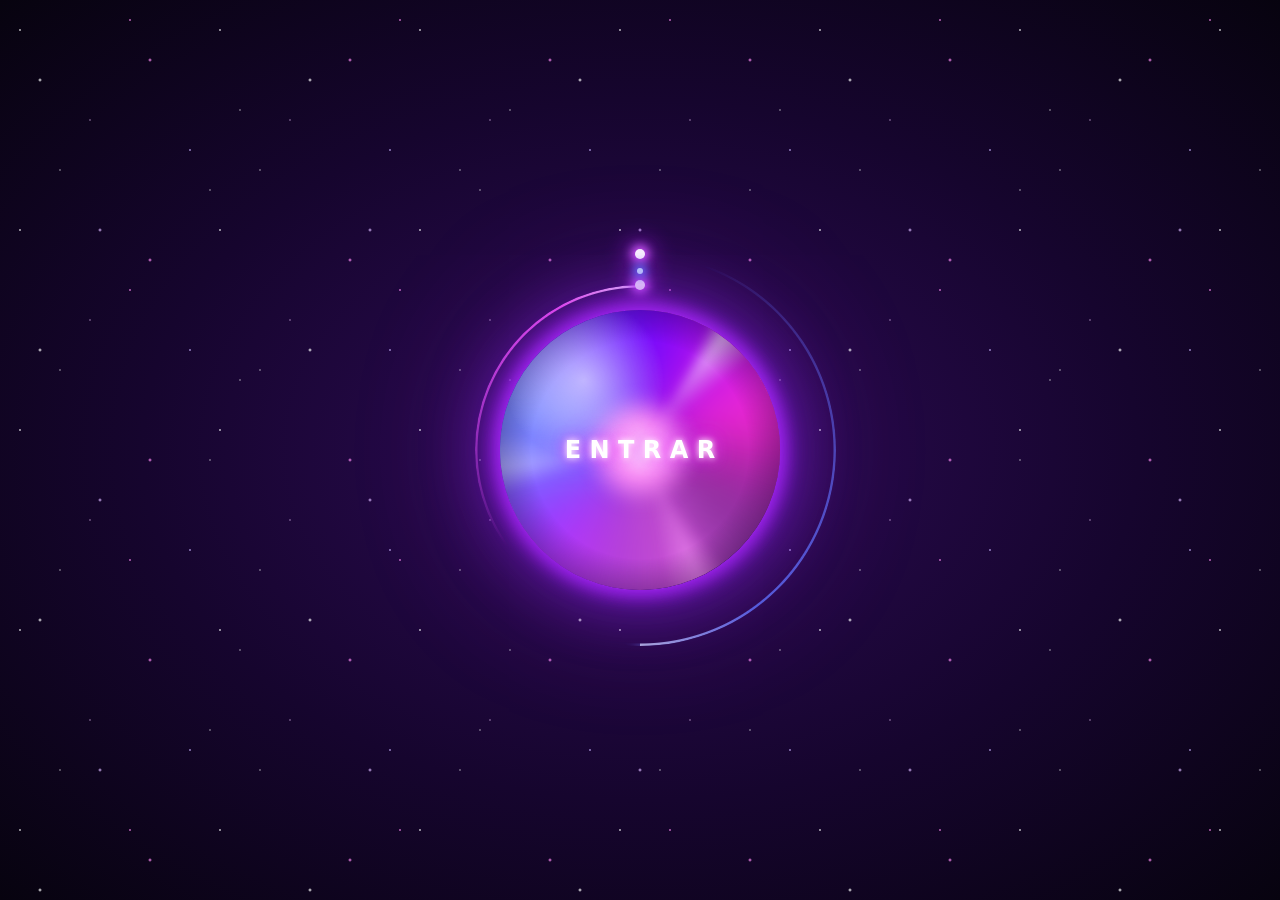
<file: index.html>
<!DOCTYPE html>
<html lang="pt-BR">
<head>
<meta charset="UTF-8">
<meta name="viewport" content="width=device-width, initial-scale=1, viewport-fit=cover">
<title>Entrar</title>
<link rel="stylesheet" href="Projeto/FRONTEND/HTML/FRONTEND/CSS/esfera.css">
</head>
<body>

  <a class="link" id="link" href="home.html" aria-label="Entrar no site">

    <div class="orbe" id="orbe">

      <div class="onda"></div>
      <div class="onda atraso"></div>

      <div class="anel anel1"></div>
      <div class="anel anel2"></div>

      <div class="orbita o1"></div>
      <div class="orbita o2"></div>
      <div class="orbita o3"></div>

      <div class="esfera">
        <div class="plasma"></div>
        <div class="nucleo"></div>
        <div class="reflexo"></div>
      </div>

      <span class="entrar">ENTRAR</span>

    </div>
  </a>

<script src="Projeto/FRONTEND/HTML/FRONTEND/JS/esfera.js"></script>

</body>
</html>
</file>
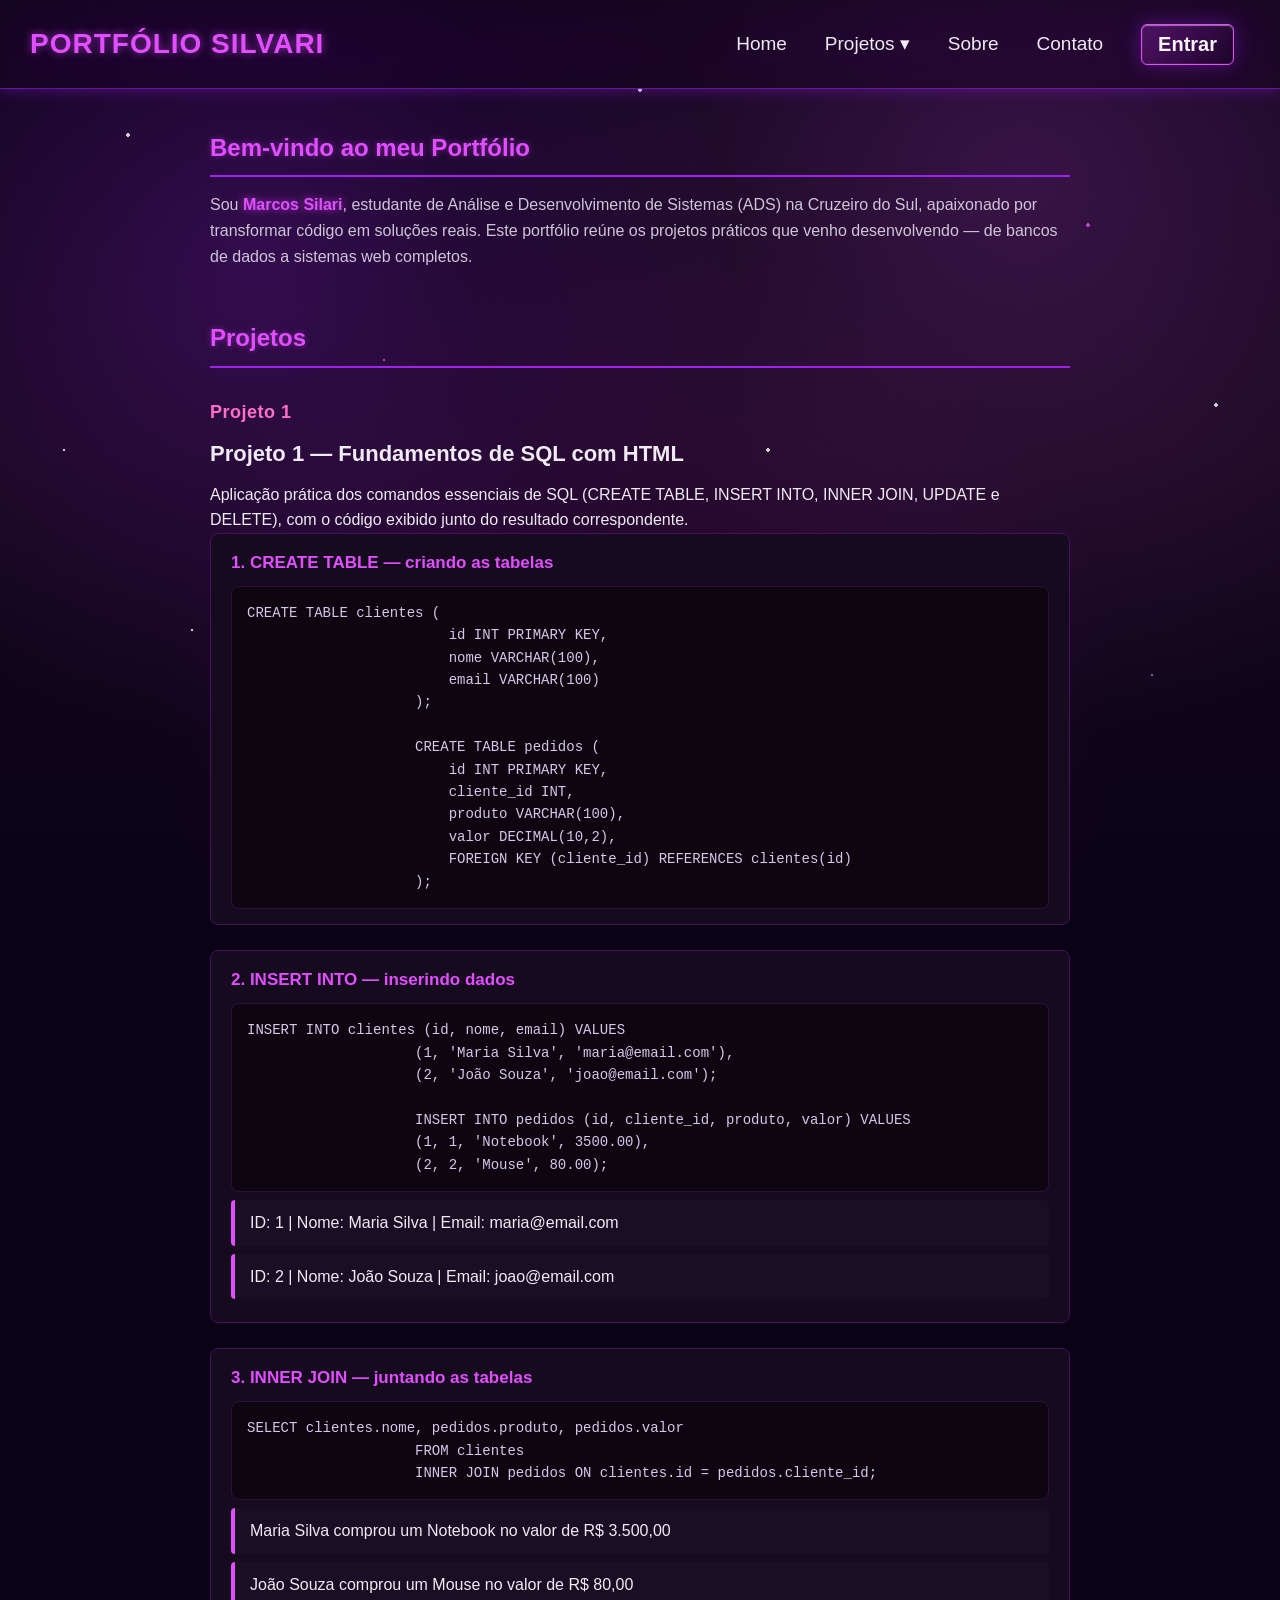
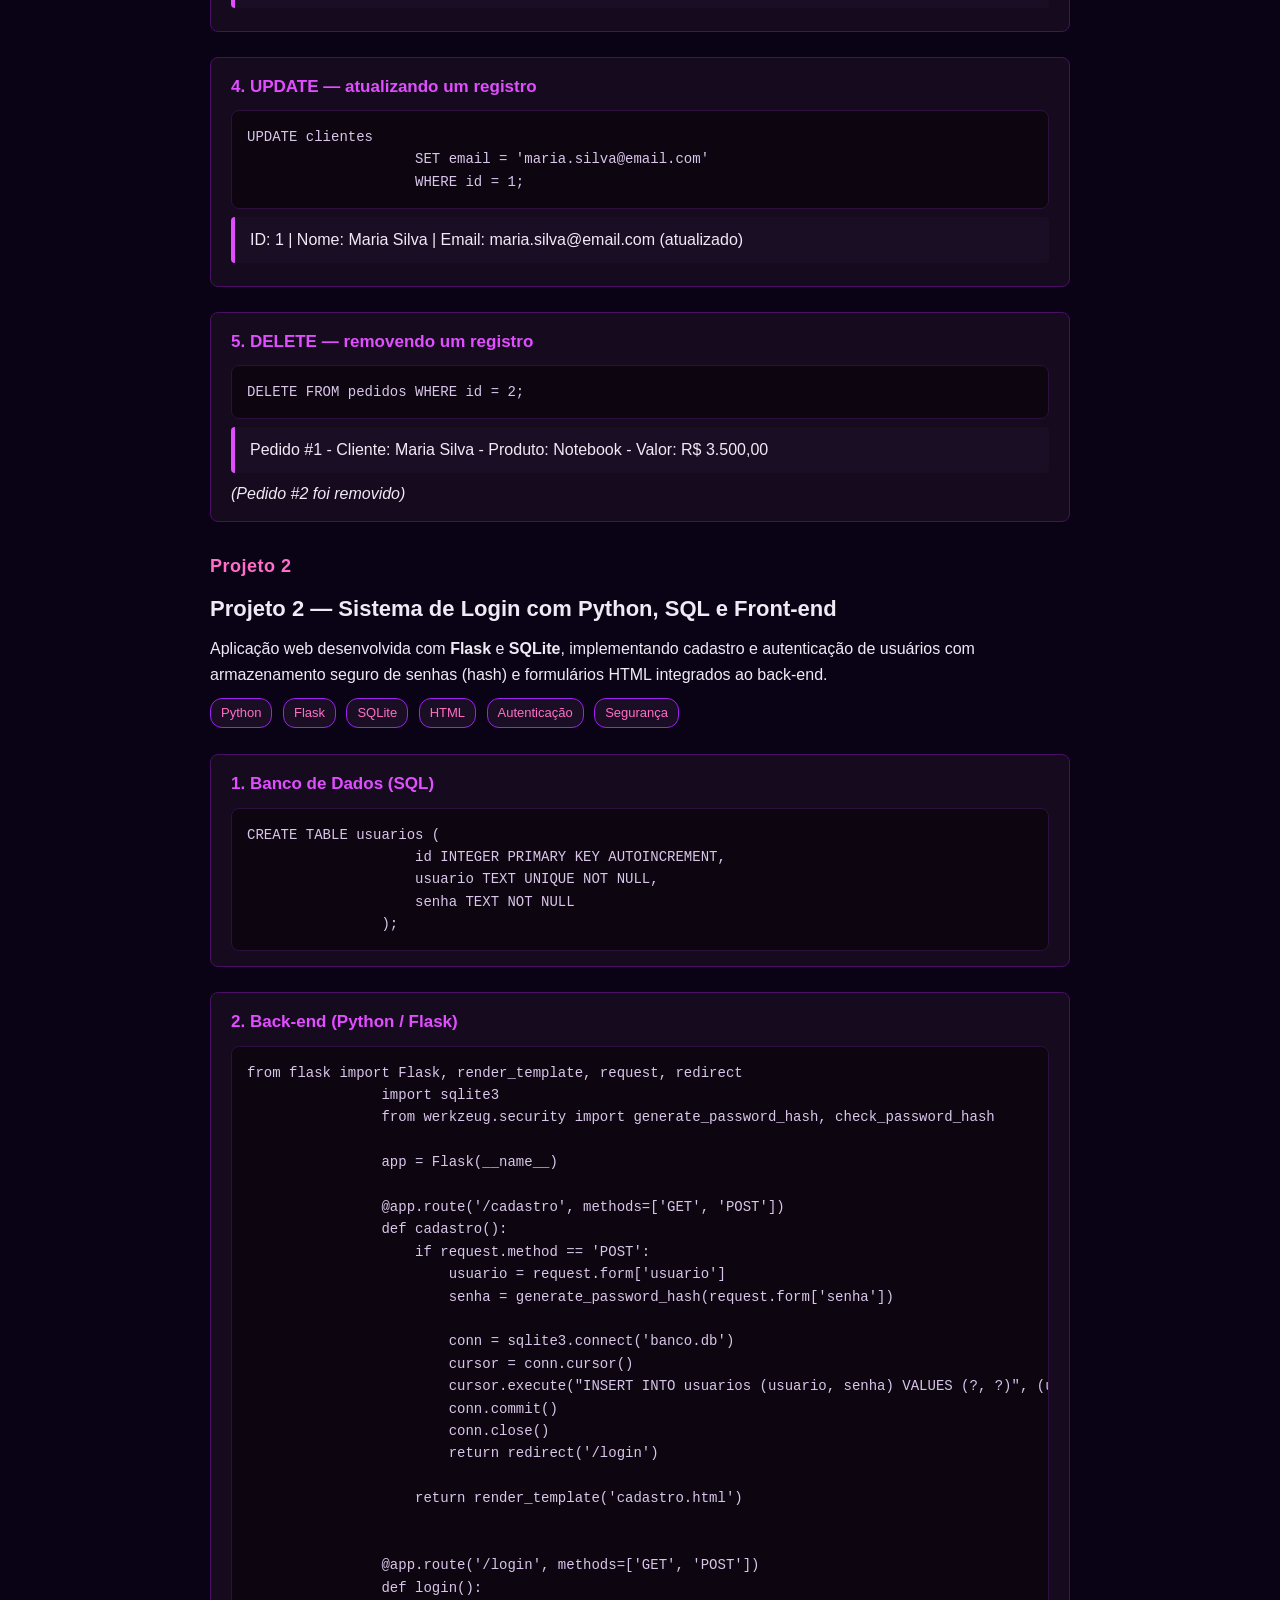
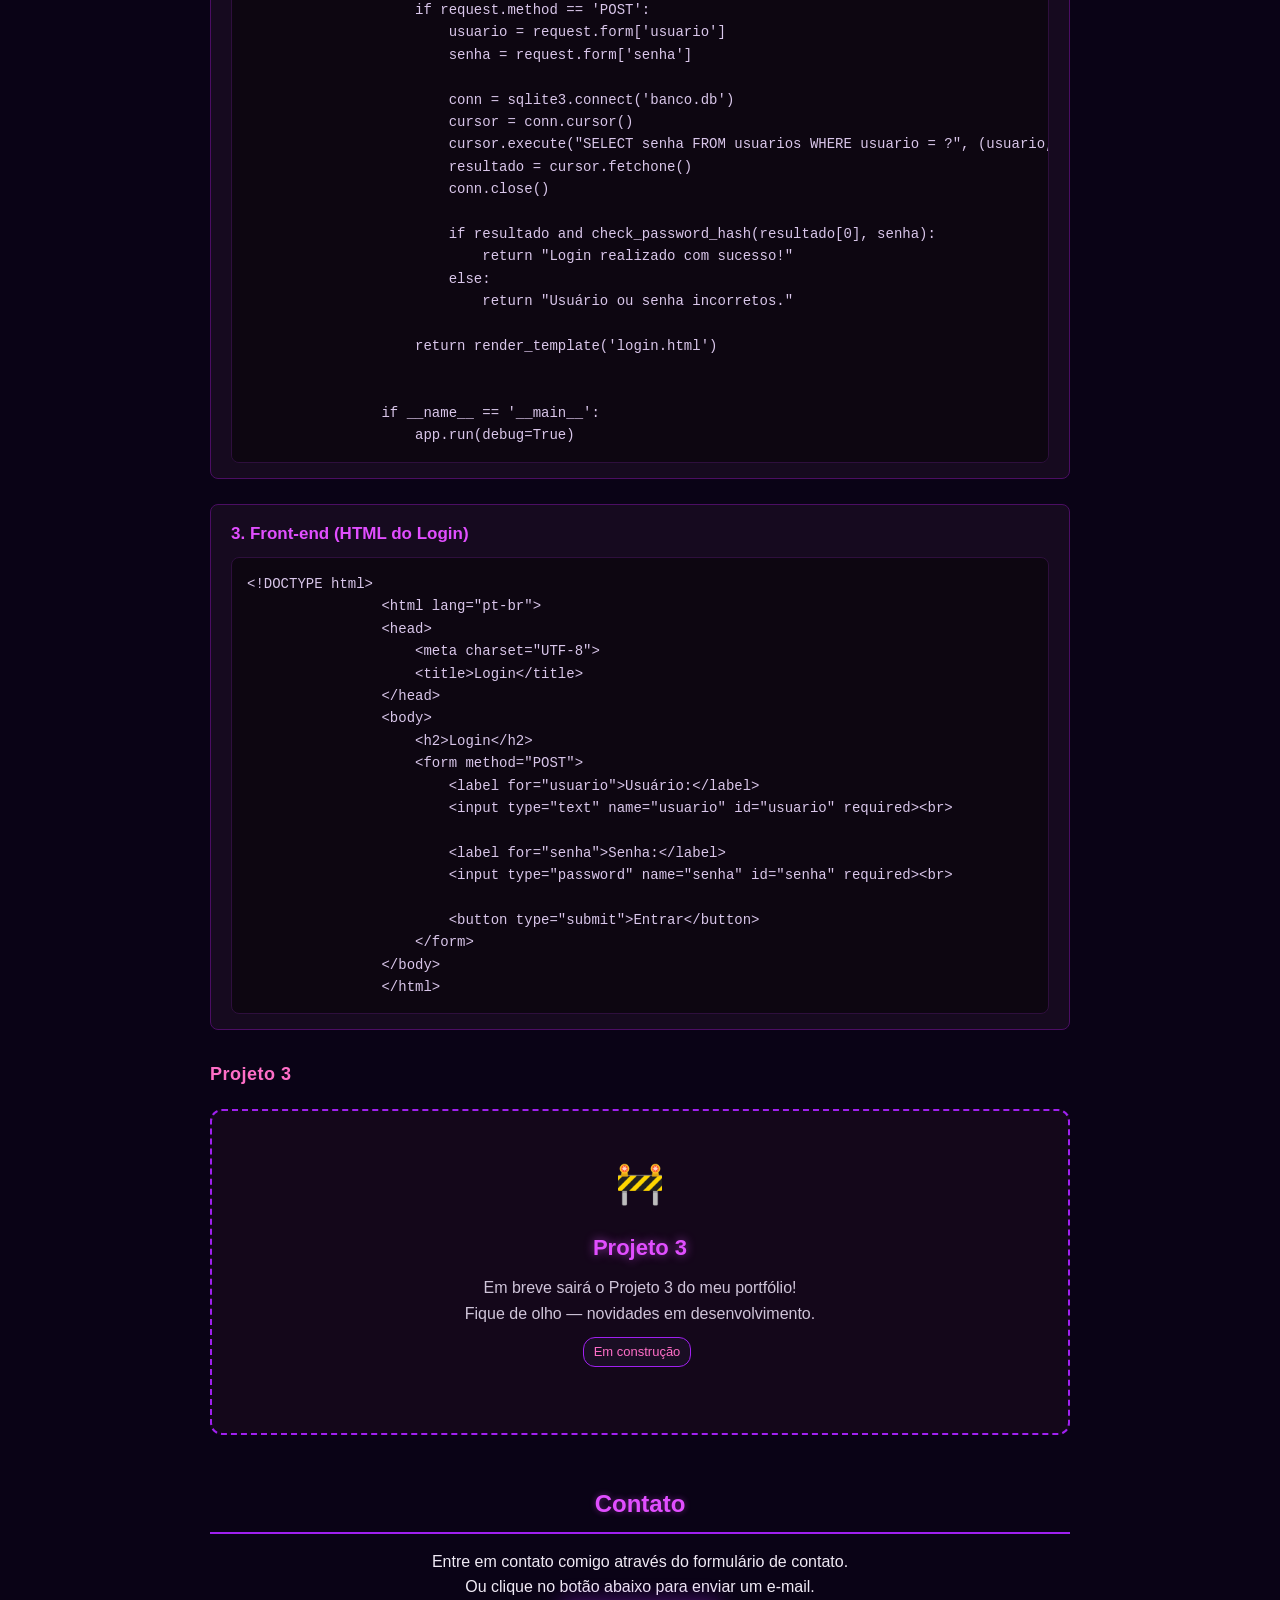
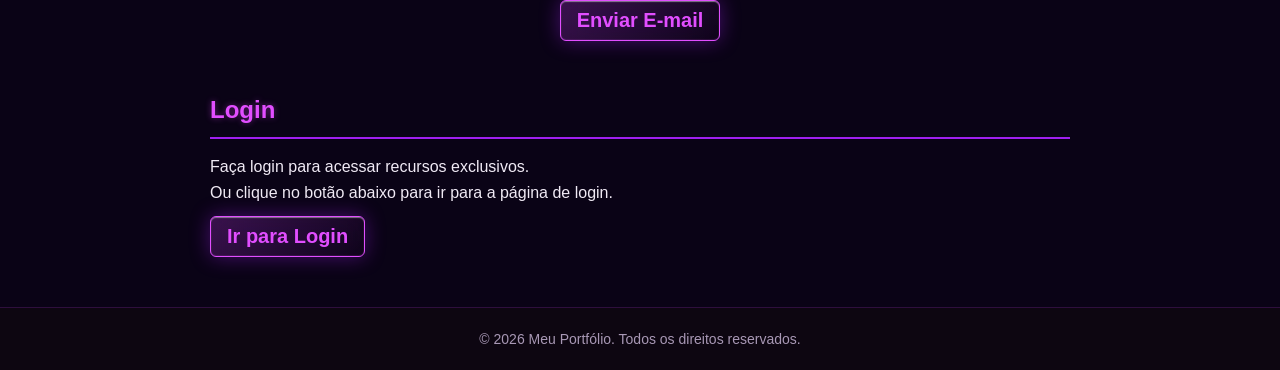
<file: Projeto/FRONTEND/HTML/index.html>
<!DOCTYPE html>
<html lang="pt-br">
<head>
    <meta charset="UTF-8">
    <meta name="viewport" content="width=device-width, initial-scale=1.0">
    <title>Home</title>
    <link rel="stylesheet" href="FRONTEND/CSS/style.css">
</head>
<body>
    <header>
        <h1>PORTFÓLIO SILVARI</h1> <!-- título do portfólio -->
        <nav>
            <ul><!-- menu de navegação -->
                <li><a href="index.html">Home</a></li>
                <li class="dropdown">
                    <a href="#">Projetos ▾</a>
                    <ul class="submenu">
                        <li><a href="list.html">Lista de tarefa</a></li>
                        <li><a href="imc.html">Calculadora de IMC</a></li>
                        <li><a href="cep.html">Buscador de CEP</a></li>
                        <li><a href="pokedex.html">Pokedex</a></li>
                    </ul>
                </li>
                <li><a href="sobre.html">Sobre</a></li>
                <li><a href="contato.html">Contato</a></li>
                <li><a href="login.html"><button>Entrar</button></a></li>
            </ul>
        </nav>
    </header>
    <main><!-- conteúdo principal -->
        <section class="apresentacao">
    <h2>Bem-vindo ao meu Portfólio</h2>
    <p>Sou <span class="nome-destaque">Marcos Silari</span>, estudante de Análise e Desenvolvimento de Sistemas (ADS) na Cruzeiro do Sul, apaixonado por transformar código em soluções reais. Este portfólio reúne os projetos práticos que venho desenvolvendo — de bancos de dados a sistemas web completos.</p>
</section><!-- seção de apresentação -->
        <section class="projetos"><!-- seção de projetos -->
            <h2>Projetos</h2>
            <ul>
                <li>Projeto 1</li>
                <h1>Projeto 1 — Fundamentos de SQL com HTML</h1>
                        <p>Aplicação prática dos comandos essenciais de SQL (CREATE TABLE, INSERT INTO, INNER JOIN, UPDATE e DELETE), com o código exibido junto do resultado correspondente.</p>

                        <div class="secao">
                            <h2>1. CREATE TABLE — criando as tabelas</h2>
                            <pre><code>CREATE TABLE clientes (
                        id INT PRIMARY KEY,
                        nome VARCHAR(100),
                        email VARCHAR(100)
                    );

                    CREATE TABLE pedidos (
                        id INT PRIMARY KEY,
                        cliente_id INT,
                        produto VARCHAR(100),
                        valor DECIMAL(10,2),
                        FOREIGN KEY (cliente_id) REFERENCES clientes(id)
                    );</code></pre>
                        </div>

                        <div class="secao">
                            <h2>2. INSERT INTO — inserindo dados</h2>
                            <pre><code>INSERT INTO clientes (id, nome, email) VALUES
                    (1, 'Maria Silva', 'maria@email.com'),
                    (2, 'João Souza', 'joao@email.com');

                    INSERT INTO pedidos (id, cliente_id, produto, valor) VALUES
                    (1, 1, 'Notebook', 3500.00),
                    (2, 2, 'Mouse', 80.00);</code></pre>

                            <p class="resultado">ID: 1 | Nome: Maria Silva | Email: maria@email.com</p>
                            <p class="resultado">ID: 2 | Nome: João Souza | Email: joao@email.com</p>
                        </div>

                        <div class="secao">
                            <h2>3. INNER JOIN — juntando as tabelas</h2>
                            <pre><code>SELECT clientes.nome, pedidos.produto, pedidos.valor
                    FROM clientes
                    INNER JOIN pedidos ON clientes.id = pedidos.cliente_id;</code></pre>

                            <p class="resultado">Maria Silva comprou um Notebook no valor de R$ 3.500,00</p>
                            <p class="resultado">João Souza comprou um Mouse no valor de R$ 80,00</p>
                        </div>

                        <div class="secao">
                            <h2>4. UPDATE — atualizando um registro</h2>
                            <pre><code>UPDATE clientes
                    SET email = 'maria.silva@email.com'
                    WHERE id = 1;</code></pre>

                            <p class="resultado">ID: 1 | Nome: Maria Silva | Email: maria.silva@email.com (atualizado)</p>
                        </div>

                        <div class="secao">
                            <h2>5. DELETE — removendo um registro</h2>
                            <pre><code>DELETE FROM pedidos WHERE id = 2;</code></pre>

                            <p class="resultado">Pedido #1 - Cliente: Maria Silva - Produto: Notebook - Valor: R$ 3.500,00</p>
                            <p><em>(Pedido #2 foi removido)</em></p>
                        </div>
                <li>Projeto 2</li>
                        <h1>Projeto 2 — Sistema de Login com Python, SQL e Front-end</h1>
                    <p>Aplicação web desenvolvida com <strong>Flask</strong> e <strong>SQLite</strong>, implementando cadastro e autenticação de usuários com armazenamento seguro de senhas (hash) e formulários HTML integrados ao back-end.</p>

                    <div class="tags">
                        <span>Python</span>
                        <span>Flask</span>
                        <span>SQLite</span>
                        <span>HTML</span>
                        <span>Autenticação</span>
                        <span>Segurança</span>
                    </div>

                    <div class="secao">
                        <h2>1. Banco de Dados (SQL)</h2>
                        <pre><code>CREATE TABLE usuarios (
                    id INTEGER PRIMARY KEY AUTOINCREMENT,
                    usuario TEXT UNIQUE NOT NULL,
                    senha TEXT NOT NULL
                );</code></pre>
                    </div>

                    <div class="secao">
                        <h2>2. Back-end (Python / Flask)</h2>
                        <pre><code>from flask import Flask, render_template, request, redirect
                import sqlite3
                from werkzeug.security import generate_password_hash, check_password_hash

                app = Flask(__name__)

                @app.route('/cadastro', methods=['GET', 'POST'])
                def cadastro():
                    if request.method == 'POST':
                        usuario = request.form['usuario']
                        senha = generate_password_hash(request.form['senha'])

                        conn = sqlite3.connect('banco.db')
                        cursor = conn.cursor()
                        cursor.execute("INSERT INTO usuarios (usuario, senha) VALUES (?, ?)", (usuario, senha))
                        conn.commit()
                        conn.close()
                        return redirect('/login')

                    return render_template('cadastro.html')


                @app.route('/login', methods=['GET', 'POST'])
                def login():
                    if request.method == 'POST':
                        usuario = request.form['usuario']
                        senha = request.form['senha']

                        conn = sqlite3.connect('banco.db')
                        cursor = conn.cursor()
                        cursor.execute("SELECT senha FROM usuarios WHERE usuario = ?", (usuario,))
                        resultado = cursor.fetchone()
                        conn.close()

                        if resultado and check_password_hash(resultado[0], senha):
                            return "Login realizado com sucesso!"
                        else:
                            return "Usuário ou senha incorretos."

                    return render_template('login.html')


                if __name__ == '__main__':
                    app.run(debug=True)</code></pre>
                    </div>

                    <div class="secao">
                        <h2>3. Front-end (HTML do Login)</h2>
                        <pre><code>&lt;!DOCTYPE html&gt;
                &lt;html lang="pt-br"&gt;
                &lt;head&gt;
                    &lt;meta charset="UTF-8"&gt;
                    &lt;title&gt;Login&lt;/title&gt;
                &lt;/head&gt;
                &lt;body&gt;
                    &lt;h2&gt;Login&lt;/h2&gt;
                    &lt;form method="POST"&gt;
                        &lt;label for="usuario"&gt;Usuário:&lt;/label&gt;
                        &lt;input type="text" name="usuario" id="usuario" required&gt;&lt;br&gt;

                        &lt;label for="senha"&gt;Senha:&lt;/label&gt;
                        &lt;input type="password" name="senha" id="senha" required&gt;&lt;br&gt;

                        &lt;button type="submit"&gt;Entrar&lt;/button&gt;
                    &lt;/form&gt;
                &lt;/body&gt;
                &lt;/html&gt;</code></pre>
                    </div>
                <li>Projeto 3</li>
                    <div class="card">
                        <div class="icone">🚧</div>
                        <h1>Projeto 3</h1>
                        <p>Em breve sairá o Projeto 3 do meu portfólio!</p>
                        <p>Fique de olho — novidades em desenvolvimento.</p>
                        <div class="tags">
                            <span>Em construção</span>
                        </div>
                    </div>
            </ul>
        </section><!-- seção de projetos -->
        <section class="contato"><!-- seção de contato -->
            <h2>Contato</h2>
            <p>Entre em contato comigo através do formulário de contato.</p>
            <p>Ou clique no botão abaixo para enviar um e-mail.</p>
            <button class="email-button" onclick="window.open('https://mail.google.com/mail/?view=cm&fs=1&to=marcossilvarisantos972@gmail.com', '_blank')">Enviar E-mail</button>

        </section><!-- seção de contato -->
        <section><!-- seção de login -->
            <h2>Login</h2>
            <p>Faça login para acessar recursos exclusivos.</p>
            <p>Ou clique no botão abaixo para ir para a página de login.</p>
            <button class="login-button" onclick="window.location.href='login.html'">Ir para Login</button>
        </section><!-- seção de login -->
    </main><!-- conteúdo principal -->
    <footer><!-- rodapé -->
        <p>&copy; 2026 Meu Portfólio. Todos os direitos reservados.</p>
    </footer>
</body>
</file>
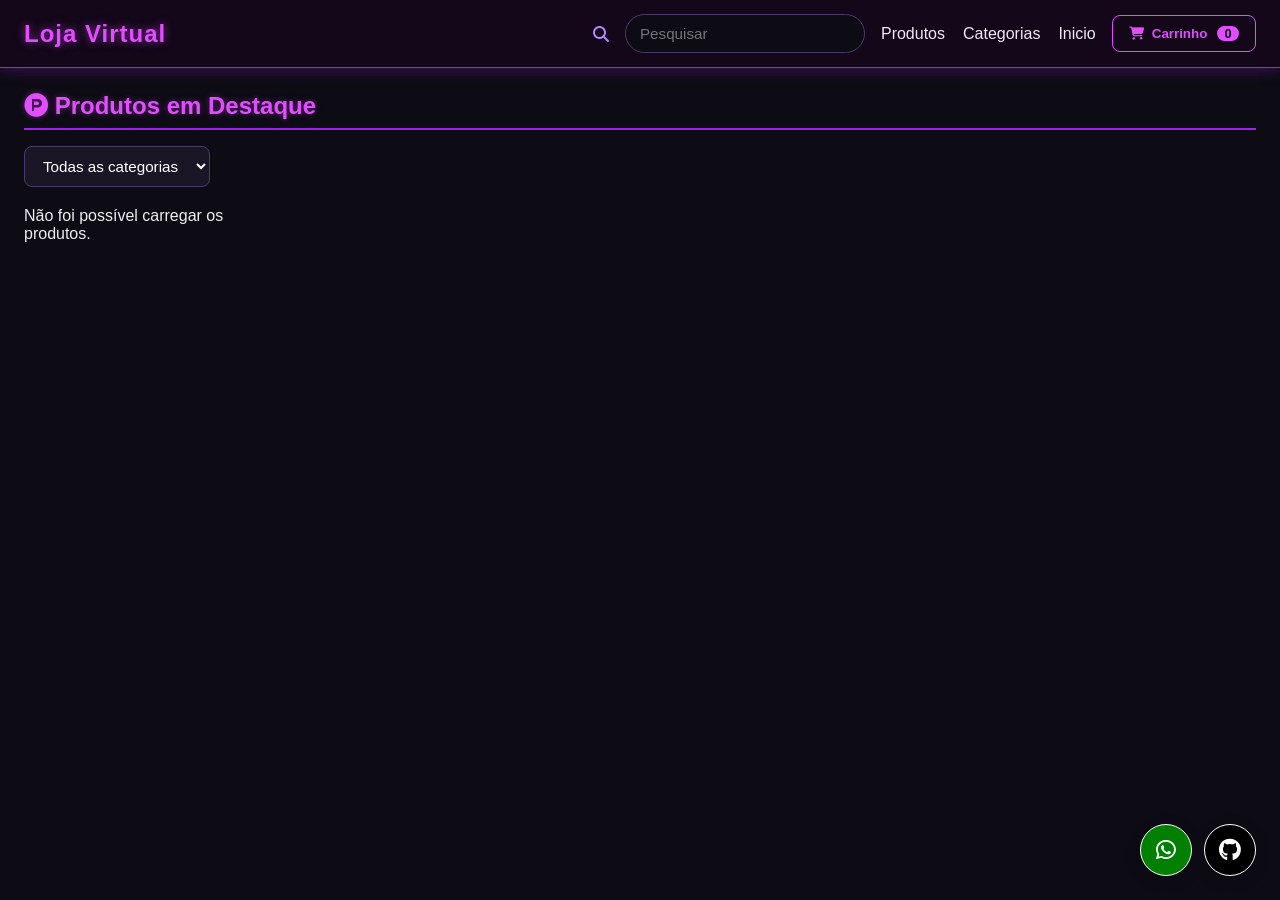
<file: ecommecer.html>
<!DOCTYPE html>
<html lang="pt-br">
 
<head>
    <meta charset="UTF-8">
    <meta name="viewport" content="width=device-width, initial-scale=1.0">
    <title>Loja Virtual</title>
    <link rel="stylesheet" href="Projeto/FRONTEND/HTML/FRONTEND/CSS/ecommecer.css">
    <link rel="stylesheet" href="https://cdnjs.cloudflare.com/ajax/libs/font-awesome/6.5.1/css/all.min.css">
</head>
 
<body>
    <div class="botoes-flutuantes">
    <a href="https://wa.me/message/FN3T4IDAGHELH1" class="botao-flutuante" id="whatsapp" aria-label="Falar no WhatsApp"><i class="fa-brands fa-whatsapp"></i></a>
    <a href="https://github.com/MarcosSilvari" class="botao-flutuante" id="github" aria-label="github"><i class="fa-brands fa-github"></i></a>
</div>

    <header>
        <h1>Loja Virtual</h1>
        <i class="fa-solid fa-magnifying-glass"></i>
        <input type="text" placeholder="Pesquisar" id="pesquisar">
 
        <ul>
            <li><a href="#">Produtos</a></li>
            <li><a href="#">Categorias</a></li>
            <li><a href="home.html">Inicio</a></li>
        </ul>
 
        <button type="button" id="carrinho">
            <i class="fa-solid fa-cart-shopping"></i>Carrinho <span id="contador-carrinho">0</span>
        </button>
    </header>
 
    <section id="produtos">
        <h2><i class="fa-brands fa-product-hunt"></i> Produtos em Destaque</h2>
 
        <select id="filtro">
            <option value="todos">Todas as categorias</option>
        </select>
 
        <div id="lista-produtos"></div>
    </section>
 
    <div id="overlay-carrinho" class="overlay-carrinho" aria-hidden="true">
        <section class="caixa-carrinho" role="dialog" aria-modal="true" aria-labelledby="titulo-carrinho">
            <button type="button" id="fechar-carrinho" class="fechar-carrinho" aria-label="Fechar carrinho">✕</button>
            <h2 id="titulo-carrinho"><i class="fa-solid fa-cart-shopping"></i> Carrinho:</h2>
            <ul id="itens-carrinho"></ul>
            <p>Total compras: <span id="total-compras"></span></p>
        </section>
    </div>
 
    <script src="Projeto/FRONTEND/HTML/FRONTEND/JS/ecommecer.js"></script>
</body>
 
</html>
</file>
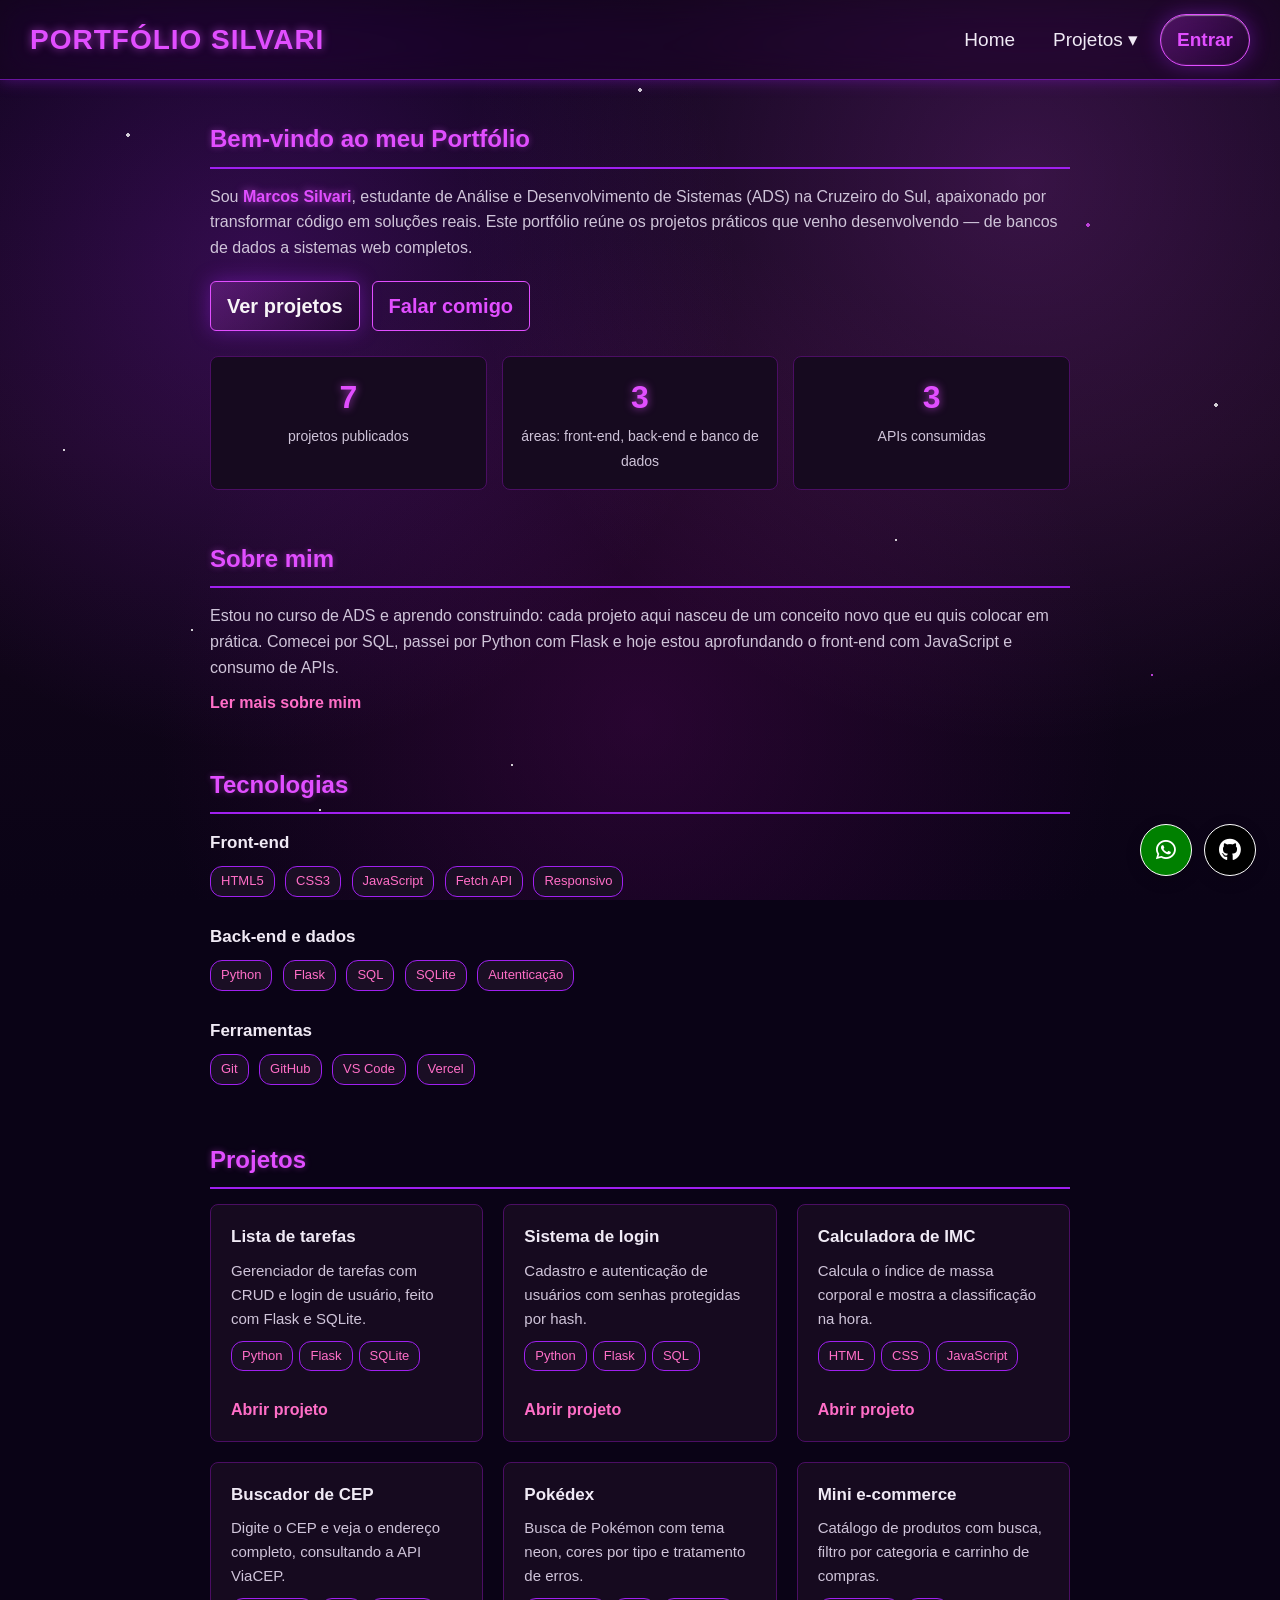
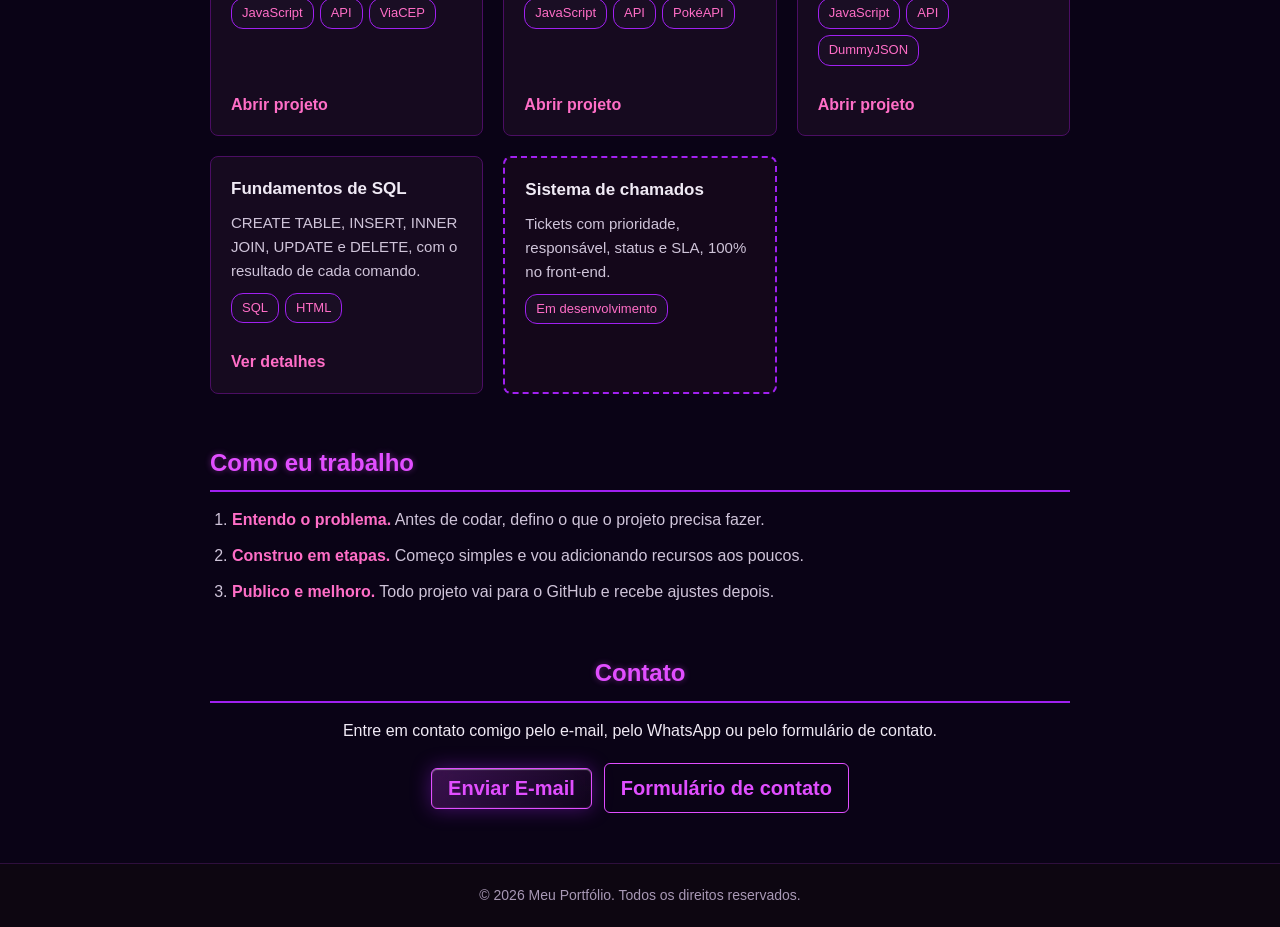
<file: home.html>
<!DOCTYPE html>
<html lang="pt-br">

<head>
    <meta charset="UTF-8">
    <meta name="viewport" content="width=device-width, initial-scale=1.0">
    <title>Home</title>
    <link rel="stylesheet" href="Projeto/FRONTEND/HTML/FRONTEND/CSS/style.css">
    <link rel="stylesheet" href="https://cdnjs.cloudflare.com/ajax/libs/font-awesome/6.5.1/css/all.min.css">
    <link rel="icon" type="image/png" href="Projeto/FRONTEND/HTML/Assests/logo.png">
</head>

<body>

    <div class="botoes-flutuantes">
        <a href="https://wa.me/message/FN3T4IDAGHELH1" class="botao-flutuante" id="whatsapp" aria-label="Falar no WhatsApp"><i class="fa-brands fa-whatsapp"></i></a>
        <a href="https://github.com/MarcosSilvari" class="botao-flutuante" id="github" aria-label="GitHub" target="_blank" rel="noopener"><i class="fa-brands fa-github"></i></a>
    </div>

    <header>
        <h1>PORTFÓLIO SILVARI</h1>

        <div class="hamburger" id="hamburger" role="button" tabindex="0" aria-label="Abrir menu" aria-expanded="false">
            <span></span>
            <span></span>
            <span></span>
        </div>

        <nav id="navbar">
            <ul>
                <li><a href="home.html">Home</a></li>
                <li class="dropdown">
                    <a href="#">Projetos ▾</a>
                    <ul class="submenu">
                        <li><a href="list.html">Lista de tarefa</a></li>
                        <li><a href="imc.html">Calculadora de IMC</a></li>
                        <li><a href="cep.html">Buscador de CEP</a></li>
                        <li><a href="pokedex.html">Pokedex</a></li>
                        <li><a href="ecommecer.html">E-commerce</a></li>
                    </ul>
                </li>
                <li><a href="login.html" class="btn-entrar">Entrar</a></li>
            </ul>
        </nav>
    </header>

    <main>

        <!-- APRESENTAÇÃO -->
        <section class="apresentacao">
            <h2>Bem-vindo ao meu Portfólio</h2>
            <p>Sou <span class="nome-destaque">Marcos Silvari</span>, estudante de Análise e Desenvolvimento de Sistemas (ADS) na Cruzeiro do Sul, apaixonado por transformar código em soluções reais. Este portfólio reúne os projetos práticos que venho desenvolvendo — de bancos de dados a sistemas web completos.</p>

            <div class="hero-botoes">
                <a href="#projetos" class="btn-neon">Ver projetos</a>
                <a href="#contato" class="btn-neon btn-neon-vazio">Falar comigo</a>
            </div>

            <ul class="numeros">
                <li><strong>7</strong><span>projetos publicados</span></li>
                <li><strong>3</strong><span>áreas: front-end, back-end e banco de dados</span></li>
                <li><strong>3</strong><span>APIs consumidas</span></li>
            </ul>
        </section>

        <!-- SOBRE RESUMIDO -->
        <section class="sobre-resumo">
            <h2>Sobre mim</h2>
            <p>Estou no curso de ADS e aprendo construindo: cada projeto aqui nasceu de um conceito novo que eu quis colocar em prática. Comecei por SQL, passei por Python com Flask e hoje estou aprofundando o front-end com JavaScript e consumo de APIs.</p>
            <a href="sobre.html" class="link-neon">Ler mais sobre mim</a>
        </section>

        <!-- HABILIDADES -->
        <section class="habilidades">
            <h2>Tecnologias</h2>

            <div class="grupo-skills">
                <h3>Front-end</h3>
                <div class="tags">
                    <span>HTML5</span>
                    <span>CSS3</span>
                    <span>JavaScript</span>
                    <span>Fetch API</span>
                    <span>Responsivo</span>
                </div>
            </div>

            <div class="grupo-skills">
                <h3>Back-end e dados</h3>
                <div class="tags">
                    <span>Python</span>
                    <span>Flask</span>
                    <span>SQL</span>
                    <span>SQLite</span>
                    <span>Autenticação</span>
                </div>
            </div>

            <div class="grupo-skills">
                <h3>Ferramentas</h3>
                <div class="tags">
                    <span>Git</span>
                    <span>GitHub</span>
                    <span>VS Code</span>
                    <span>Vercel</span>
                </div>
            </div>
        </section>

        <!-- PROJETOS EM DESTAQUE -->
        <section class="projetos" id="projetos">
            <h2>Projetos</h2>

            <div class="grade-projetos">

                <article class="card-projeto">
                    <h3>Lista de tarefas</h3>
                    <p>Gerenciador de tarefas com CRUD e login de usuário, feito com Flask e SQLite.</p>
                    <div class="tags"><span>Python</span><span>Flask</span><span>SQLite</span></div>
                    <a href="list.html" class="link-neon">Abrir projeto</a>
                </article>

                <article class="card-projeto">
                    <h3>Sistema de login</h3>
                    <p>Cadastro e autenticação de usuários com senhas protegidas por hash.</p>
                    <div class="tags"><span>Python</span><span>Flask</span><span>SQL</span></div>
                    <a href="login.html" class="link-neon">Abrir projeto</a>
                </article>

                <article class="card-projeto">
                    <h3>Calculadora de IMC</h3>
                    <p>Calcula o índice de massa corporal e mostra a classificação na hora.</p>
                    <div class="tags"><span>HTML</span><span>CSS</span><span>JavaScript</span></div>
                    <a href="imc.html" class="link-neon">Abrir projeto</a>
                </article>

                <article class="card-projeto">
                    <h3>Buscador de CEP</h3>
                    <p>Digite o CEP e veja o endereço completo, consultando a API ViaCEP.</p>
                    <div class="tags"><span>JavaScript</span><span>API</span><span>ViaCEP</span></div>
                    <a href="cep.html" class="link-neon">Abrir projeto</a>
                </article>

                <article class="card-projeto">
                    <h3>Pokédex</h3>
                    <p>Busca de Pokémon com tema neon, cores por tipo e tratamento de erros.</p>
                    <div class="tags"><span>JavaScript</span><span>API</span><span>PokéAPI</span></div>
                    <a href="pokedex.html" class="link-neon">Abrir projeto</a>
                </article>

                <article class="card-projeto">
                    <h3>Mini e-commerce</h3>
                    <p>Catálogo de produtos com busca, filtro por categoria e carrinho de compras.</p>
                    <div class="tags"><span>JavaScript</span><span>API</span><span>DummyJSON</span></div>
                    <a href="ecommecer.html" class="link-neon">Abrir projeto</a>
                </article>

                <article class="card-projeto">
                    <h3>Fundamentos de SQL</h3>
                    <p>CREATE TABLE, INSERT, INNER JOIN, UPDATE e DELETE, com o resultado de cada comando.</p>
                    <div class="tags"><span>SQL</span><span>HTML</span></div>
                    <a href="sobre.html" class="link-neon">Ver detalhes</a>
                </article>

                <article class="card-projeto card-em-breve">
                    <h3>Sistema de chamados</h3>
                    <p>Tickets com prioridade, responsável, status e SLA, 100% no front-end.</p>
                    <div class="tags"><span>Em desenvolvimento</span></div>
                </article>

            </div>
        </section>

        <!-- COMO TRABALHO -->
        <section class="processo">
            <h2>Como eu trabalho</h2>
            <ol class="passos">
                <li><strong>Entendo o problema.</strong> Antes de codar, defino o que o projeto precisa fazer.</li>
                <li><strong>Construo em etapas.</strong> Começo simples e vou adicionando recursos aos poucos.</li>
                <li><strong>Publico e melhoro.</strong> Todo projeto vai para o GitHub e recebe ajustes depois.</li>
            </ol>
        </section>

        <!-- CONTATO -->
        <section class="contato" id="contato">
            <h2>Contato</h2>
            <p>Entre em contato comigo pelo e-mail, pelo WhatsApp ou pelo formulário de contato.</p>
            <div class="hero-botoes">
                <button class="email-button" onclick="window.open('https://mail.google.com/mail/?view=cm&fs=1&to=marcossilvarisantos972@gmail.com', '_blank')">Enviar E-mail</button>
                <a href="contato.html" class="btn-neon btn-neon-vazio">Formulário de contato</a>
            </div>
        </section>

    </main>

    <footer>
        <p>&copy; 2026 Meu Portfólio. Todos os direitos reservados.</p>
    </footer>

    <script src="Projeto/FRONTEND/HTML/FRONTEND/JS/script.js"></script>
</body>

</html>
</file>
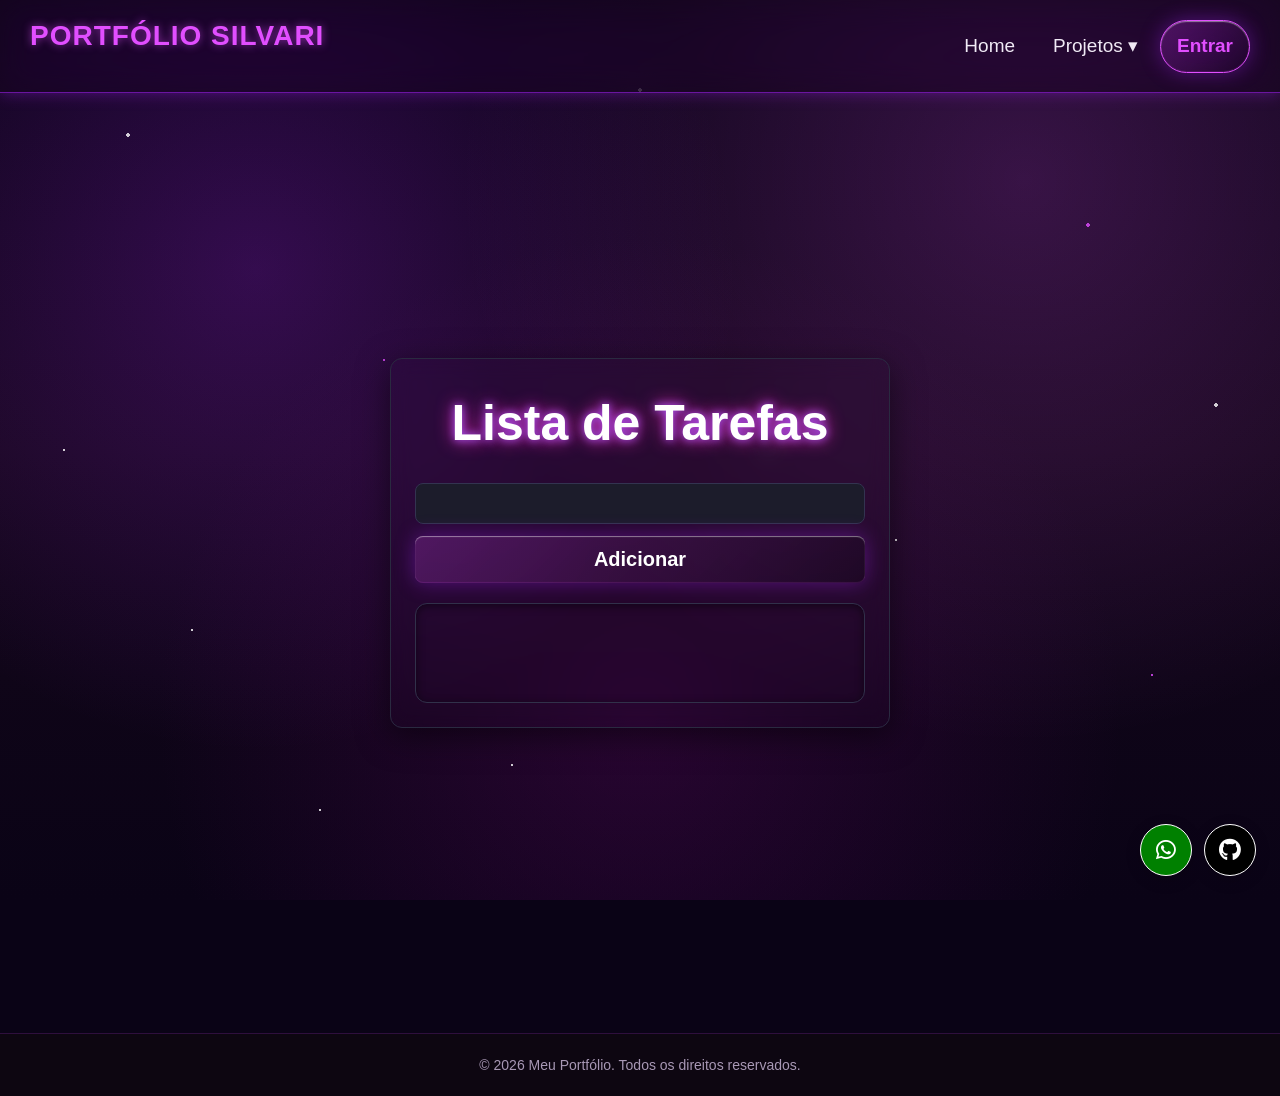
<file: list.html>
<!DOCTYPE html>
<html lang="pt-br">
<head>
    <meta charset="UTF-8">
    <meta name="viewport" content="width=device-width, initial-scale=1.0">
    <title>Lista de Tarefas</title>
    <link rel="stylesheet" href="Projeto/FRONTEND/HTML/FRONTEND/CSS/list.css">
    <link rel="stylesheet" href="https://cdnjs.cloudflare.com/ajax/libs/font-awesome/6.5.1/css/all.min.css">

</head>
<body>
       <div class="botoes-flutuantes">
    <a href="https://wa.me/message/FN3T4IDAGHELH1" class="botao-flutuante" id="whatsapp" aria-label="Falar no WhatsApp"><i class="fa-brands fa-whatsapp"></i></a>
    <a href="https://github.com/MarcosSilvari" class="botao-flutuante" id="github" aria-label="github"><i class="fa-brands fa-github"></i></a>
</div>
    <header>
    <h1>PORTFÓLIO SILVARI</h1> 
 
    
    <div class="hamburger" id="hamburger" role="button" tabindex="0" aria-label="Abrir menu" aria-expanded="false">
        <span></span>
        <span></span>
        <span></span>
    </div>
 
    <nav id="navbar">
        <ul>
            <li><a href="home.html">Home</a></li>
            <li class="dropdown">
                <a href="#">Projetos ▾</a>
                <ul class="submenu">
                    <li><a href="list.html">Lista de tarefa</a></li>
                    <li><a href="imc.html">Calculadora de IMC</a></li>
                    <li><a href="cep.html">Buscador de CEP</a></li>
                    <li><a href="pokedex.html">Pokedex</a></li>
                    <li><a href="ecommecer.html">E-commerce</a></li>
                </ul>
            </li>
            <li><a href="login.html" class="btn-entrar">Entrar</a></li>
        </ul>
    </nav>
</header>
    <section class="list">
    <div class="card">
        <h1>Lista de Tarefas</h1>
       <div class="input-container">
        <input type="text" id="input-tarefas">
        <button id="botao-adicionar">Adicionar</button>
        </div>
        <ul id="tarefas" class="caixa-list"></ul>
    </div>
    </section>
    <footer><!-- rodapé -->
        <p>&copy; 2026 Meu Portfólio. Todos os direitos reservados.</p>
    </footer>
    <script src="Projeto/FRONTEND/HTML/FRONTEND/JS/list.js"></script>
</body>
</html>
</file>
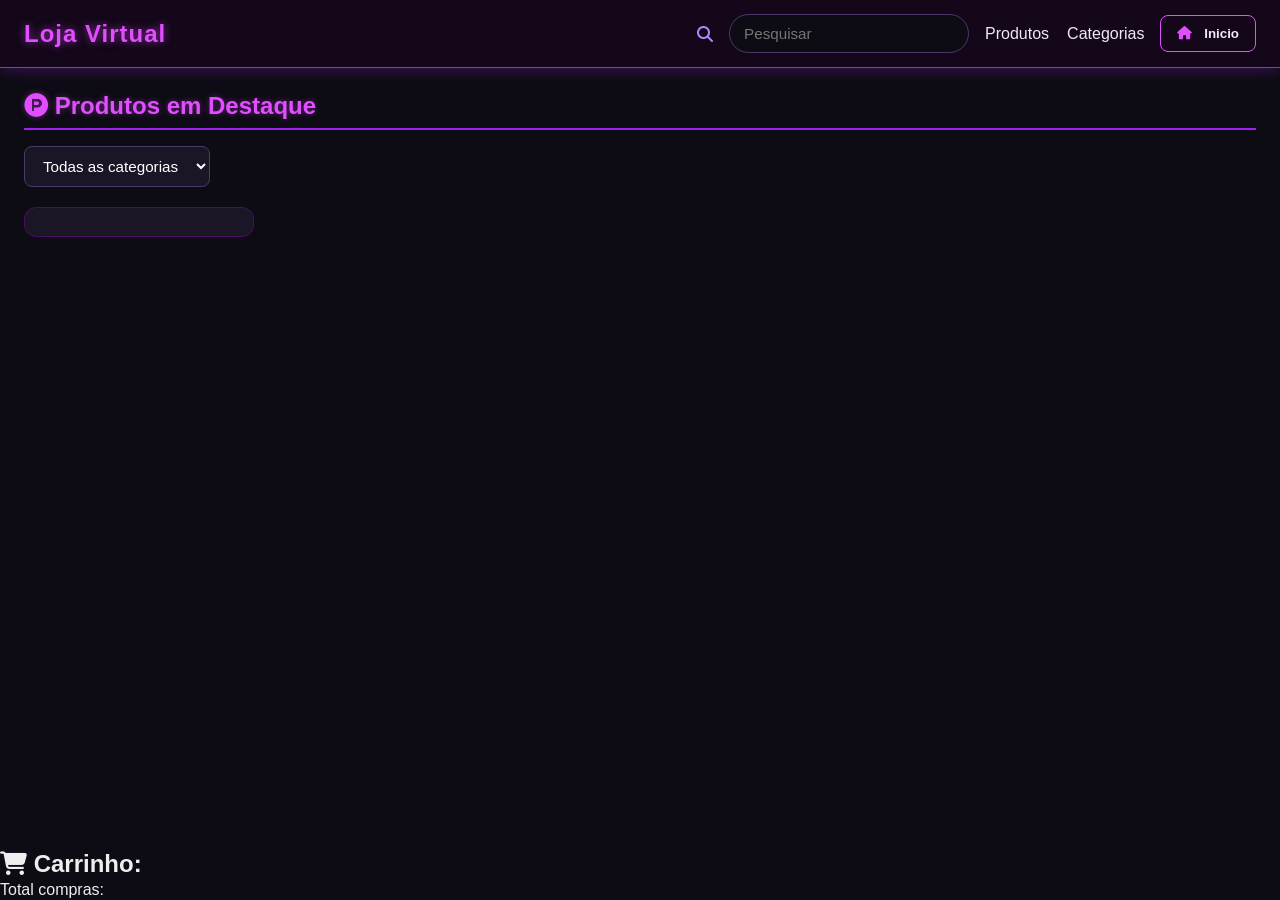
<file: Projeto/FRONTEND/HTML/ecommecer.html>
<!DOCTYPE html>
<html lang="pt-br">
<head>
    <meta charset="UTF-8">
    <meta name="viewport" content="width=device-width, initial-scale=1.0">
    <title>E-commerce</title>
    <link rel="stylesheet" href="FRONTEND/CSS/ecommecer.css">
    <link rel="stylesheet" href="https://cdnjs.cloudflare.com/ajax/libs/font-awesome/6.5.1/css/all.min.css">

</head>
<body>
    <header>
        <h1>Loja Virtual</h1>
        <i class="fa-solid fa-magnifying-glass"></i><input type="text"  placeholder="Pesquisar" id="pesquisar">
        <ul>
            <li><a href="#">Produtos</a></li>
            <li><a href="#">Categorias</a></li>
        </ul>
        <button id="home"><i class="fa-solid fa-home"></i><a href="file:///C:/Users/DL/Desktop/pasta%20de%20login/index.html"> Inicio</a></button>
    </header>

    <section id="produtos">
        <h2><i class="fa-brands fa-product-hunt"></i> Produtos em Destaque</h2>

        <select id="filtro">
            <option value="todos">Todas as categorias</option>
        </select>

        <div id="lista-produtos">
            <div class="produto">
            </div>
        </div>
    </section>
    <aside id="carrinho-lateral">
        <h2><i class="fa-solid fa-cart-shopping"></i> Carrinho:</h2>
        <ul id="itens-carrinho"></ul>
        <p>Total compras: <span id="total-compras"></span></p>
    </aside>

    <script src="FRONTEND/JS/ecommecer.js"></script>
</body>
</html>
</file>
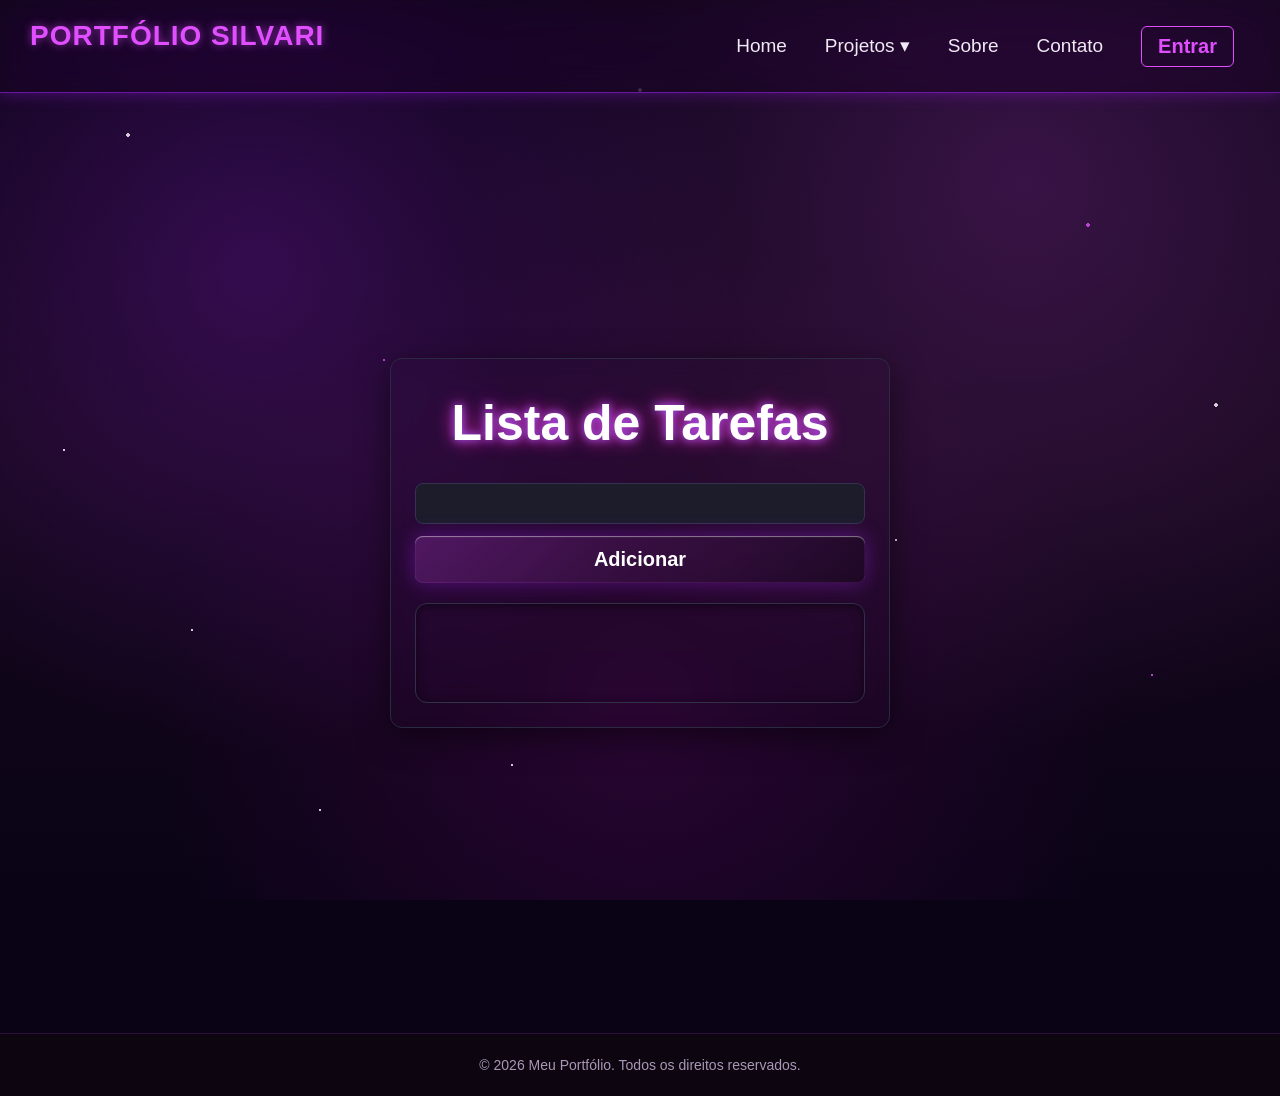
<file: Projeto/FRONTEND/HTML/list.html>
<!DOCTYPE html>
<html lang="pt-br">
<head>
    <meta charset="UTF-8">
    <meta name="viewport" content="width=device-width, initial-scale=1.0">
    <title>Lista de Tarefas</title>
    <link rel="stylesheet" href="FRONTEND/CSS/list.css">
</head>
<body>
    <header>
        <h1>PORTFÓLIO SILVARI</h1> <!-- título do portfólio -->
        <nav>
            <ul><!-- menu de navegação -->
                <li><a href="file:///C:/Users/DL/Desktop/pasta%20de%20login/index.html">Home</a></li>
                <li class="dropdown">
                    <a href="#">Projetos ▾</a>
                    <ul class="submenu">
                        <li><a href="list.html">Lista de tarefa</a></li>
                        <li><a href="imc.html">Calculadora de IMC</a></li>
                        <li><a href="cep.html">Buscador de CEP</a></li>
                        <li><a href="pokedex.html">Pokedex</a></li>
                        <li><a href="ecommecer.html">E-commerce</a></li>
                    </ul>
                </li>
                <li><a href="sobre.html">Sobre</a></li>
                <li><a href="contato.html">Contato</a></li>
                <li><a href="login.html"><button>Entrar</button></a></li>
            </ul>
        </nav>
    </header>
    <section class="list">
    <div class="card">
        <h1>Lista de Tarefas</h1>
       <div class="input-container">
        <input type="text" id="input-tarefas">
        <button id="botao-adicionar">Adicionar</button>
        </div>
        <ul id="tarefas" class="caixa-list"></ul>
    </div>
    </section>
    <footer><!-- rodapé -->
        <p>&copy; 2026 Meu Portfólio. Todos os direitos reservados.</p>
    </footer>
    <script src="FRONTEND/JS/list.js"></script>
</body>
</html>
</file>
<file: Projeto/FRONTEND/HTML/FRONTEND/CSS/esfera.css>
/* ---------- 1. Página: fundo escuro e esfera centralizada ---------- */
* { margin: 0; padding: 0; box-sizing: border-box; }

html, body { height: 100%; }

body {
  /* NOVO: fundo roxo, mais claro no centro e escuro nas bordas */
  background: radial-gradient(ellipse at center, #2e0b57 0%, #16052e 55%, #07030f 100%);
  display: flex;                 /* flex + os dois abaixo = centraliza */
  justify-content: center;
  align-items: center;
  font-family: system-ui, sans-serif;
  overflow: hidden;
}

/* ---------- 2. O link (href) que envolve tudo ---------- */
a.link {
  display: block;
  text-decoration: none;
  border-radius: 50%;
  -webkit-tap-highlight-color: transparent;
}

/* ---------- 3. .orbe: caixa de referência para esfera e efeitos ---------- */
.orbe {
  position: relative;            /* os filhos "absolute" se posicionam em relação a ela */
  width: min(60vw, 280px);
  aspect-ratio: 1;
  cursor: pointer;
  animation: respirar 3.5s ease-in-out infinite;
}

/* ---------- 4. A esfera ---------- */
.esfera {
  position: absolute;
  inset: 0;                      /* ocupa 100% da .orbe */
  border-radius: 50%;
  overflow: hidden;              /* prende tudo que se mexe dentro dela */
  background: #12041f;
  box-shadow:
    0 0 25px #b026ff,
    0 0 70px #7a1fd6,
    0 0 140px rgba(176, 38, 255, .45),
    inset 0 0 40px rgba(255, 120, 255, .55);
  transition: box-shadow .3s;
}

.orbe:hover .esfera {
  box-shadow:
    0 0 35px #d65cff,
    0 0 100px #9b2cff,
    0 0 200px rgba(214, 92, 255, .6),
    inset 0 0 50px rgba(255, 150, 255, .7);
}

/* Camadas de fumaça colorida girando em sentidos opostos */
.esfera::before,
.esfera::after {
  content: "";
  position: absolute;
  inset: -30%;
  border-radius: 50%;
}

.esfera::before {
  background: conic-gradient(
    from 0deg,
    #6a00ff, #ff2bd6, #1a0b4d, #b026ff, #3d7bff, #6a00ff
  );
  filter: blur(28px);
  animation: girar 7s linear infinite;
}

.esfera::after {
  background: conic-gradient(
    from 90deg,
    transparent, rgba(255, 90, 240, .75), transparent 40%,
    rgba(120, 80, 255, .7), transparent 75%
  );
  filter: blur(22px);
  mix-blend-mode: screen;
  animation: girar 11s linear infinite reverse;
}

/* NOVO: raios de energia por dentro (faixas finas e brilhantes girando) */
.plasma {
  position: absolute;
  inset: -10%;
  border-radius: 50%;
  background: conic-gradient(
    transparent 0 8%,  rgba(255, 255, 255, .95) 10%, transparent 14%,
    transparent 40%,   rgba(255, 120, 255, .9) 43%,  transparent 47%,
    transparent 70%,   rgba(140, 160, 255, .95) 73%, transparent 77%
  );
  filter: blur(4px);
  /* a máscara apaga o centro, então os raios nascem do miolo para a borda */
  -webkit-mask-image: radial-gradient(circle, transparent 12%, #000 75%);
          mask-image: radial-gradient(circle, transparent 12%, #000 75%);
  mix-blend-mode: screen;
  animation: girar 5s linear infinite, tremer 1.6s ease-in-out infinite;
  z-index: 1;
}

/* NOVO: núcleo brilhante no centro, batendo como um coração */
.nucleo {
  position: absolute;
  inset: 30%;
  border-radius: 50%;
  background: radial-gradient(circle, #fff 0%, #ff8cf5 35%, transparent 70%);
  filter: blur(8px);
  animation: bater 2s ease-in-out infinite;
  z-index: 1;
}

/* Brilho de vidro por cima, dá volume de esfera */
.reflexo {
  position: absolute;
  inset: 0;
  border-radius: 50%;
  background:
    radial-gradient(circle at 30% 25%, rgba(255, 255, 255, .55), transparent 28%),
    radial-gradient(circle at 50% 50%, transparent 55%, rgba(10, 0, 30, .75) 100%);
  pointer-events: none;
  z-index: 2;
}

/* ---------- 5. NOVO: anéis de luz em volta da esfera ---------- */
.anel {
  position: absolute;
  border-radius: 50%;
  /* o gradiente cria um "rastro" de luz que termina numa ponta branca */
  background: conic-gradient(from 0deg, transparent 0 65%, #ff5cf0 92%, #fff 100%);
  /* a máscara recorta só uma borda fina, transformando o disco em anel */
  -webkit-mask: radial-gradient(farthest-side, transparent calc(100% - 3px), #000 calc(100% - 2px));
          mask: radial-gradient(farthest-side, transparent calc(100% - 3px), #000 calc(100% - 2px));
  filter: drop-shadow(0 0 8px #d65cff);
  pointer-events: none;
}

.anel1 {
  inset: -9%;
  animation: girar 3s linear infinite;
}

.anel2 {
  inset: -20%;
  opacity: .8;
  background: conic-gradient(from 180deg, transparent 0 55%, #5b7bff 90%, #cfe0ff 100%);
  filter: drop-shadow(0 0 8px #6a8cff);
  animation: girar 5.5s linear infinite reverse;   /* sentido contrário */
}

/* ---------- 6. NOVO: faíscas orbitando ---------- */
.orbita {
  position: absolute;
  border-radius: 50%;
  pointer-events: none;
  animation: girar 4s linear infinite;
}

/* a bolinha de luz fica presa no topo da órbita; quando a órbita gira, ela anda em círculo */
.orbita::after {
  content: "";
  position: absolute;
  top: 0;
  left: 50%;
  width: 10px;
  height: 10px;
  margin: -5px 0 0 -5px;
  border-radius: 50%;
  background: #fff;
  box-shadow: 0 0 10px 4px #d65cff, 0 0 24px 8px rgba(176, 38, 255, .6);
}

.o1 { inset: -9%;  animation-duration: 3s; }
.o2 { inset: -20%; animation-duration: 5.5s; animation-direction: reverse; }
.o3 { inset: -14%; animation-duration: 7s; animation-delay: -2s; }
.o3::after { width: 6px; height: 6px; margin: -3px 0 0 -3px; background: #bfe0ff; box-shadow: 0 0 10px 4px #5b7bff; }

/* ---------- 7. NOVO: ondas de energia que saem da esfera ---------- */
.onda {
  position: absolute;
  inset: 0;
  border-radius: 50%;
  border: 2px solid rgba(214, 92, 255, .8);
  box-shadow: 0 0 20px rgba(176, 38, 255, .6);
  pointer-events: none;
  animation: onda 3.5s ease-out infinite;
}

.onda.atraso { animation-delay: -1.75s; }   /* delay negativo = começa já "no meio" */

/* ---------- 8. Animações (@keyframes) ---------- */
@keyframes girar {
  from { transform: rotate(0deg); }
  to   { transform: rotate(360deg); }
}

@keyframes respirar {
  0%, 100% { transform: scale(1); }
  50%      { transform: scale(1.04); }
}

@keyframes bater {
  0%, 100% { transform: scale(.8); opacity: .7; }
  50%      { transform: scale(1.15); opacity: 1; }
}

@keyframes tremer {
  0%, 100% { opacity: .55; }
  45%      { opacity: 1; }
  60%      { opacity: .7; }
}

@keyframes onda {
  from { transform: scale(1);   opacity: .8; }
  to   { transform: scale(2.1); opacity: 0; }
}

/* Pulso do clique: cresce, encolhe um pouco e explode sumindo */
@keyframes pulsar {
  0%   { transform: scale(1); }
  25%  { transform: scale(1.15); }
  50%  { transform: scale(.95); }
  100% { transform: scale(7); opacity: 0; }
}

.orbe.clicou {
  animation: pulsar .9s ease-in forwards;   /* forwards = fica no último frame */
}

/* Acessibilidade: quem prefere menos movimento */
@media (prefers-reduced-motion: reduce) {
  .orbe *, .esfera::before, .esfera::after, body::before, body::after { animation-duration: 20s !important; }
}

/* ---------- NOVO: texto "ENTRAR" no centro ---------- */
.entrar {
  position: absolute;
  inset: 0;
  display: flex;                 /* flex centraliza o texto no meio da esfera */
  justify-content: center;
  align-items: center;
  z-index: 5;                    /* acima do reflexo e dos efeitos */
  color: #fff;
  font-weight: 700;
  font-size: min(5vw, 24px);     /* acompanha o tamanho da esfera */
  letter-spacing: .35em;
  padding-left: .35em;           /* compensa o espaço extra que o letter-spacing deixa no fim */
  text-shadow: 0 0 6px #fff, 0 0 14px #ff5cf0, 0 0 28px #b026ff;
  pointer-events: none;          /* o clique passa direto para o link */
  user-select: none;
  animation: brilhar 2.4s ease-in-out infinite;
}

@keyframes brilhar {
  0%, 100% { opacity: .75; text-shadow: 0 0 4px #fff, 0 0 10px #ff5cf0, 0 0 20px #b026ff; }
  50%      { opacity: 1;   text-shadow: 0 0 8px #fff, 0 0 20px #ff5cf0, 0 0 40px #b026ff; }
}

/* ---------- NOVO: pontos brilhando no fundo ---------- */
/* body::before e body::after são duas camadas de "estrelas".
   Cada ponto é um radial-gradient minúsculo; background-size repete o desenho pela tela toda. */
body::before,
body::after {
  content: "";
  position: fixed;
  inset: 0;
  z-index: -1;                   /* fica atrás da esfera */
  pointer-events: none;
}

body::before {
  background-image:
    radial-gradient(1.5px 1.5px at 20px 30px,   #fff, transparent),
    radial-gradient(1px   1px   at 90px 120px,  #f3c9ff, transparent),
    radial-gradient(2px   2px   at 150px 60px,  #ff8cf5, transparent),
    radial-gradient(1px   1px   at 60px 170px,  #fff, transparent),
    radial-gradient(1.5px 1.5px at 190px 150px, #c9b3ff, transparent);
  background-size: 200px 200px;
  animation: cintilar 3.5s ease-in-out infinite alternate;
}

body::after {
  background-image:
    radial-gradient(2px   2px   at 40px 80px,   #fff, transparent),
    radial-gradient(1.5px 1.5px at 130px 20px,  #ff8cf5, transparent),
    radial-gradient(1px   1px   at 210px 190px, #fff, transparent),
    radial-gradient(2px   2px   at 100px 230px, #d9b8ff, transparent),
    radial-gradient(1px   1px   at 240px 110px, #fff, transparent);
  background-size: 270px 270px;
  animation: cintilar 5s ease-in-out -2s infinite alternate;   /* tempo diferente = brilham fora de sincronia */
}

@keyframes cintilar {
  from { opacity: .25; }
  to   { opacity: 1; }
}
</file>
<file: Projeto/FRONTEND/HTML/FRONTEND/CSS/style.css>
/* ===== Reset básico ===== */
* {
    margin: 0;
    padding: 0;
    box-sizing: border-box;
}

/* ===== Fundo estrelado (substitui o background-color do body) ===== */
body {
    font-family: Arial, Helvetica, sans-serif;
    color: #f0eaf5;
    line-height: 1.6;
    position: relative;
    min-height: 100vh;
    background-color: #0a0316;
    overflow-x: hidden;
}

body::before {
    content: "";
    position: fixed;
    top: 0;
    left: 0;
    width: 100%;
    height: 100%;
    z-index: -2;
    background:
        radial-gradient(circle at 20% 30%, rgba(160, 32, 240, 0.25), transparent 40%),
        radial-gradient(circle at 80% 20%, rgba(225, 78, 255, 0.2), transparent 45%),
        radial-gradient(circle at 50% 80%, rgba(80, 6, 87, 0.4), transparent 50%),
        linear-gradient(180deg, #0a0316 0%, #14071a 50%, #0a0316 100%);
}

/* ===== Camada de estrelas (pontinhos brilhantes) ===== */
body::after {
    content: "";
    position: fixed;
    top: 0;
    left: 0;
    width: 100%;
    height: 100%;
    z-index: -1;
    background-image:
        radial-gradient(2px 2px at 10% 15%, #ffffff 100%, transparent 0),
        radial-gradient(1.5px 1.5px at 30% 40%, #e14eff 100%, transparent 0),
        radial-gradient(2px 2px at 50% 10%, #ffffff 100%, transparent 0),
        radial-gradient(1px 1px at 70% 60%, #ffffff 100%, transparent 0),
        radial-gradient(2px 2px at 85% 25%, #e14eff 100%, transparent 0),
        radial-gradient(1.5px 1.5px at 15% 70%, #ffffff 100%, transparent 0),
        radial-gradient(1px 1px at 40% 85%, #ffffff 100%, transparent 0),
        radial-gradient(2px 2px at 60% 50%, #ffffff 100%, transparent 0),
        radial-gradient(1.5px 1.5px at 90% 75%, #e14eff 100%, transparent 0),
        radial-gradient(1px 1px at 25% 90%, #ffffff 100%, transparent 0),
        radial-gradient(2px 2px at 95% 45%, #ffffff 100%, transparent 0),
        radial-gradient(1.5px 1.5px at 5% 50%, #ffffff 100%, transparent 0);
    background-repeat: repeat;
    background-size: 100% 100%;
    animation: piscar 4s ease-in-out infinite alternate;
    opacity: 0.8;
}

@keyframes piscar {
    from {
        opacity: 0.2;
    }
    to {
        opacity: 1;
    }
}

::-webkit-scrollbar {
    width: 10px;
}

::-webkit-scrollbar-track {
    background: #0a0316;
}

::-webkit-scrollbar-thumb {
    background: #a020f0;
    border-radius: 10px;
}

::-webkit-scrollbar-thumb:hover {
    background: #e14eff;
}

html {
    scroll-behavior: smooth;
}



/* ===== Header e navegação ===== */

header {
    position: sticky;
    top: 0;
    z-index: 100;
    display: flex;
    justify-content: space-between;
    align-items: center;
    padding: 14px 30px;
}

header::before {
    content: "";
    position: absolute;
    inset: 0;
    z-index: -1;
    background: rgba(20, 7, 26, 0.55);
    -webkit-backdrop-filter: blur(16px) saturate(160%);
    backdrop-filter: blur(16px) saturate(160%);
    border-bottom: 1px solid rgba(160, 32, 240, 0.6);
    box-shadow: 0 0 15px rgba(160, 32, 240, 0.4);
}

header h1 {
    font-size: 28px;
    letter-spacing: 1px;
    color: #e14eff;
    text-shadow: 0 0 8px rgba(225, 78, 255, 0.6);
}

/* ===== Menu no computador ===== */
nav ul {
    list-style: none;
    display: flex;
    align-items: center;
    gap: 6px;
}

nav > ul > li > a {
    display: block;
    padding: 10px 16px;
    border-radius: 40px;
    color: #f0eaf5;
    text-decoration: none;
    font-size: 19px;
    transition: background 0.25s, color 0.25s, text-shadow 0.25s;
}

nav > ul > li > a:hover {
    background: rgba(225, 78, 255, 0.15);
    
    color: #ff8ef9;
    text-shadow: 0 0 10px rgba(225, 78, 255, 0.9);
}

/* o "botão" Entrar (agora é um link, não um botão dentro de link) */
nav > ul > li > a.btn-entrar {
    background: linear-gradient(135deg, rgba(225, 78, 255, 0.22), rgba(20, 7, 26, 0.45));
        -webkit-backdrop-filter: blur(18px) saturate(180%);
        backdrop-filter: blur(18px) saturate(180%);
        border: 1px solid rgba(225, 78, 255, 0.45);
        box-shadow:
            0 0 20px rgba(160, 32, 240, 0.4),
            inset 0 1px 1px rgba(255, 255, 255, 0.45),
            inset 0 -1px 1px rgba(225, 78, 255, 0.15);
    border: 1px solid #e14eff;
    color: #e14eff;
    font-weight: bold;
    transition: 0.25s;
}

nav > ul > li > a.btn-entrar:hover {
    background: linear-gradient(135deg, rgba(225, 78, 255, 0.22), rgba(20, 7, 26, 0.45));
        -webkit-backdrop-filter: blur(18px) saturate(180%);
        backdrop-filter: blur(18px) saturate(180%);
        border: 1px solid rgba(225, 78, 255, 0.45);
        box-shadow:
            0 0 20px rgba(160, 32, 240, 0.4),
            inset 0 1px 1px rgba(255, 255, 255, 0.45),
            inset 0 -1px 1px rgba(225, 78, 255, 0.15);
    color: #fdfdfd;
    box-shadow: 0 0 15px rgba(225, 78, 255, 0.8);
    text-shadow: none;
}

/* ===== Dropdown "Projetos" (caixa de vidro) ===== */
.dropdown {
    position: relative;
}

/* ponte invisível pra o mouse não "cair" no espaço entre o link e a caixa */
.dropdown::after {
    content: "";
    position: absolute;
    left: 0;
    right: 0;
    top: 100%;
    height: 12px;
}

.submenu {
    position: absolute;
    top: calc(100% + 8px);
    left: 0;
    min-width: 230px;
    overflow: hidden;
    border-radius: 18px;
    display: block;

    background: linear-gradient(135deg, rgba(225, 78, 255, 0.22), rgba(20, 7, 26, 0.45));
    -webkit-backdrop-filter: blur(18px) saturate(180%);
    backdrop-filter: blur(18px) saturate(180%);
    border: 1px solid rgba(225, 78, 255, 0.45);
    box-shadow:
        0 0 20px rgba(160, 32, 240, 0.4),
        inset 0 1px 1px rgba(255, 255, 255, 0.45),
        inset 0 -1px 1px rgba(225, 78, 255, 0.15);

    opacity: 0;
    visibility: hidden;
    transform: translateY(10px);
    transition: opacity 0.3s, transform 0.3s, visibility 0.3s;
}

.dropdown:hover .submenu,
.dropdown:focus-within .submenu,
.dropdown.open .submenu {
    opacity: 1;
    visibility: visible;
    transform: translateY(0);
}

/* as LINHAS dentro da caixa */
.submenu li {
    display: block;
    border-bottom: 1px solid rgba(225, 78, 255, 0.22);
}

.submenu li:last-child {
    border-bottom: none;
}

.submenu a {
    display: block;
    padding: 13px 20px;
    color: #f0eaf5;
    text-decoration: none;
    font-size: 17px;
    white-space: nowrap;
    text-shadow: 0 1px 3px rgba(0, 0, 0, 0.4);
    transition: background 0.25s, color 0.25s, text-shadow 0.25s;
}

.submenu a:hover {
    background: rgba(225, 78, 255, 0.18);
    color: #ff8ef9;
    text-shadow: 0 0 10px rgba(225, 78, 255, 0.9);
}

/* ===== Botão hambúrguer (vidro) — escondido no computador ===== */
.hamburger {
    display: none;
    position: relative;
    box-sizing: border-box;
    width: 46px;
    height: 46px;
    border-radius: 50%;
    cursor: pointer;
    z-index: 10;

    background: linear-gradient(135deg, rgba(225, 78, 255, 0.3), rgba(160, 32, 240, 0.08));
    -webkit-backdrop-filter: blur(14px) saturate(180%);
    backdrop-filter: blur(14px) saturate(180%);
    border: 1px solid rgba(225, 78, 255, 0.5);
    box-shadow:
        0 0 14px rgba(160, 32, 240, 0.45),
        inset 0 1px 1px rgba(255, 255, 255, 0.5),
        inset 0 -1px 1px rgba(225, 78, 255, 0.2);

    transition: transform 0.2s, box-shadow 0.3s;
}

/* reflexo de luz na parte de cima */
.hamburger::before {
    content: "";
    position: absolute;
    top: 3px;
    left: 50%;
    width: 70%;
    height: 40%;
    transform: translateX(-50%);
    border-radius: 50%;
    background: linear-gradient(to bottom, rgba(255, 255, 255, 0.4), rgba(255, 255, 255, 0));
    pointer-events: none;
}

.hamburger:hover {
    transform: scale(1.06);
    box-shadow:
        0 0 22px rgba(225, 78, 255, 0.7),
        inset 0 1px 1px rgba(255, 255, 255, 0.6),
        inset 0 -1px 1px rgba(225, 78, 255, 0.3);
}

.hamburger:active {
    transform: scale(0.95);
}

.hamburger span {
    position: absolute;
    left: 50%;
    top: 50%;
    width: 22px;
    height: 3px;
    background: #f0eaf5;
    border-radius: 3px;
    box-shadow: 0 0 6px rgba(225, 78, 255, 0.8);
    transform: translate(-50%, -50%);
    transition: top 0.3s, transform 0.3s, opacity 0.3s;
}

.hamburger span:nth-child(1) {
    top: calc(50% - 7px);
}

.hamburger span:nth-child(3) {
    top: calc(50% + 7px);
}

/* vira um X */
.hamburger.active span:nth-child(1) {
    top: 50%;
    transform: translate(-50%, -50%) rotate(45deg);
}

.hamburger.active span:nth-child(2) {
    opacity: 0;
}

.hamburger.active span:nth-child(3) {
    top: 50%;
    transform: translate(-50%, -50%) rotate(-45deg);
}

/* ===== Celular e tablet: o menu vira a caixa do hambúrguer ===== */
@media (max-width: 820px) {
    header {
        padding: 12px 20px;
    }

    header h1 {
        font-size: 22px;
    }

    .hamburger {
        display: block;
    }

    nav {
        position: absolute;
        top: calc(100% + 8px);
        right: 20px;
        width: min(290px, calc(100vw - 40px));
        display: none;
    }

    nav.active {
        display: block;
    }

    /* a CAIXA de vidro */
    nav > ul {
        flex-direction: column;
        align-items: stretch;
        gap: 0;
        overflow: hidden;
        border-radius: 18px;

        background: linear-gradient(135deg, rgba(225, 78, 255, 0.22), rgba(20, 7, 26, 0.45));
        -webkit-backdrop-filter: blur(18px) saturate(180%);
        backdrop-filter: blur(18px) saturate(180%);
        border: 1px solid rgba(225, 78, 255, 0.45);
        box-shadow:
            0 0 20px rgba(160, 32, 240, 0.4),
            inset 0 1px 1px rgba(255, 255, 255, 0.45),
            inset 0 -1px 1px rgba(225, 78, 255, 0.15);
    }

    /* as LINHAS dentro da caixa */
    nav > ul > li {
        border-bottom: 1px solid rgba(225, 78, 255, 0.22);
    }

    nav > ul > li:last-child {
        border-bottom: none;
    }

    nav > ul > li > a {
        padding: 14px 22px;
        border-radius: 0;
        font-size: 18px;
    }

    nav > ul > li > a.btn-entrar {
        border: none;
        color: #e14eff;
    }

    nav > ul > li > a.btn-entrar:hover {
        box-shadow: none;
    }

    /* "Projetos" abre dentro da própria caixa, ao tocar */
    .dropdown::after {
        display: none;
    }

    .submenu {
        position: static;
        display: none;
        min-width: 0;
        border: none;
        border-radius: 0;
        box-shadow: none;
        background: rgba(10, 3, 22, 0.35);
        -webkit-backdrop-filter: none;
        backdrop-filter: none;
        opacity: 1;
        visibility: visible;
        transform: none;
    }

    .dropdown.open .submenu {
        display: block;
    }

    .submenu a {
        padding: 12px 22px 12px 38px;
        font-size: 16px;
    }
}

/* ===== Botões (gerais) ===== */
button {
    background: linear-gradient(135deg, rgba(225, 78, 255, 0.22), rgba(20, 7, 26, 0.45));
        -webkit-backdrop-filter: blur(18px) saturate(180%);
        backdrop-filter: blur(18px) saturate(180%);
        border: 1px solid rgba(225, 78, 255, 0.45);
        box-shadow:
            0 0 20px rgba(160, 32, 240, 0.4),
            inset 0 1px 1px rgba(255, 255, 255, 0.45),
            inset 0 -1px 1px rgba(225, 78, 255, 0.15);
    color: #f7f4f7;
    border: 1px solid #e14eff;
    padding: 8px 16px;
    border-radius: 6px;
    cursor: pointer;
    font-size: 20px;
    font-weight: bold;
    transition: all 0.25s ease;
}

button:hover {
    background-color: #e14eff;
    color: #ffffff;
    box-shadow: 0 0 15px rgba(225, 78, 255, 0.8);
}

/* ===== Conteúdo principal ===== */
main {
    max-width: 900px;
    margin: 40px auto;
    padding: 0 20px;
}

section {
    margin-bottom: 50px;
}

section h2 {
    color: #e14eff;
    margin-bottom: 15px;
    border-bottom: 2px solid #a020f0;
    padding-bottom: 8px;
    text-shadow: 0 0 6px rgba(225, 78, 255, 0.4);
}

.apresentacao p {
    font-size: 16px;
    color: #cfc4d9;
}

.nome-destaque {
    color: #e14eff;
    font-weight: bold;
    text-shadow: 0 0 8px rgba(225, 78, 255, 0.7);
    transition: text-shadow 0.3s ease, color 0.3s ease;
}

.nome-destaque:hover {
    color: #ff8ef9;
    text-shadow: 0 0 16px rgba(225, 78, 255, 1), 0 0 30px rgba(160, 32, 240, 0.6);
}

/* ===== Lista de projetos ===== */
.projetos ul {
    list-style: none;
}

.projetos > ul > li {
    font-weight: bold;
    font-size: 18px;
    color: #ff6ec7;
    margin-top: 30px;
    letter-spacing: 0.5px;
}

.projetos h1 {
    font-size: 22px;
    margin: 10px 0;
    color: #f0eaf5;
}

/* ===== Blocos de cada projeto ===== */
.secao {
    background-color: #160a1f;
    border: 1px solid #4b0e63;
    border-radius: 8px;
    padding: 15px 20px;
    margin-bottom: 25px;
    transition: box-shadow 0.3s ease, border-color 0.3s ease;
}

.secao:hover {
    border-color: #e14eff;
    box-shadow: 0 0 20px rgba(225, 78, 255, 0.35);
}

.secao h2 {
    font-size: 17px;
    border-bottom: none;
    padding-bottom: 0;
    margin-bottom: 10px;
    text-shadow: none;
}

/* ===== Código ===== */
pre {
    background-color: #0d0611;
    color: #d9c6ea;
    padding: 15px;
    border-radius: 8px;
    overflow-x: auto;
    font-size: 14px;
    border: 1px solid #2e0f3d;
}

/* ===== Resultados exibidos em <p> ===== */
.resultado {
    background-color: #1a0e24;
    color: #f0eaf5;
    border-left: 4px solid #e14eff;
    padding: 10px 15px;
    margin: 8px 0;
    border-radius: 4px;
    transition: box-shadow 0.25s ease;
}

.resultado:hover {
    box-shadow: 0 0 12px rgba(225, 78, 255, 0.5);
}

/* ===== Tags de tecnologias ===== */
.tags {
    margin: 10px 0 20px;
}

.tags span {
    display: inline-block;
    background-color: #1a0e24;
    color: #ff6ec7;
    border: 1px solid #a020f0;
    padding: 4px 10px;
    border-radius: 12px;
    font-size: 13px;
    margin-right: 6px;
    margin-bottom: 6px;
    transition: all 0.25s ease;
}

.tags span:hover {
    background-color: #a020f0;
    color: #fff;
    box-shadow: 0 0 10px rgba(160, 32, 240, 0.8);
}

/* ===== Card "em breve" (Projeto 3) ===== */
.card {
    background-color: #14071a;
    border: 2px dashed #a020f0;
    border-radius: 12px;
    padding: 40px;
    text-align: center;
    margin-top: 20px;
    transition: box-shadow 0.3s ease;
}

.card:hover {
    box-shadow: 0 0 25px rgba(160, 32, 240, 0.5);
}

.card h1 {
    color: #e14eff;
    margin-bottom: 10px;
    text-shadow: 0 0 10px rgba(225, 78, 255, 0.6);
}

.card p {
    color: #cfc4d9;
}

.icone {
    font-size: 40px;
    margin-bottom: 15px;
}

/* ===== Contato e Login ===== */
.contato {
    text-align: center;
}

.email-button,
.login-button {
    background-color: transparent;
    color: #e14eff;
    border: 1px solid #e14eff;
    margin-top: 10px;
}

.email-button:hover,
.login-button:hover {
    background-color: #e14eff;
    color: #f4f4f6;
    box-shadow: 0 0 15px rgba(225, 78, 255, 0.8);
}

/* ===== Rodapé ===== */
footer {
    background-color: #0d0611;
    color: #a898b5;
    text-align: center;
    padding: 20px;
    font-size: 14px;
    margin-top: 40px;
    border-top: 1px solid #2e0f3d;
}

.botoes-flutuantes {
    position: fixed;
    right: 24px;
    bottom: 24px;
    z-index: 20;
    display: flex;
    gap: 12px;
}

/* cada botão só cuida do próprio visual */
.botao-flutuante {
    display: flex;
    justify-content: center;
    align-items: center;
    width: 52px;
    height: 52px;
    border: 1px solid;
    border-radius: 50%;
    color: white;
    font-size: 1.4rem;
    line-height: 1;
    cursor: pointer;
    text-decoration: none;
    box-shadow: 0 4px 16px rgba(0, 0, 0, 0.15);
    transition: transform 0.2s, background-color 0.3s, box-shadow 0.3s;
}

#whatsapp{
    background-color: green;
}

#github{
    background-color: black;
}

.botao-flutuante:hover, #whatsapp:hover, #github:hover {
    transform: scale(1.08);
    background-color: #a020f0;
    box-shadow: 0 0 15px rgba(225, 78, 255, 0.8);
}

/* ===== Responsivo ===== */
@media (max-width: 600px) {
    header {
        flex-direction: column;
        gap: 15px;
    }

    nav ul {
        flex-wrap: wrap;
        justify-content: center;
    }
}

/* ===== NOVAS SEÇÕES DA HOME (cole no final do style.css) ===== */

/* títulos pequenos (h3) dentro das novas seções */
.habilidades h3,
.card-projeto h3 {
    color: #f0eaf5;
    font-size: 17px;
    margin-bottom: 8px;
}

/* ----- Botões em forma de link ----- */
.hero-botoes {
    display: flex;
    flex-wrap: wrap;
    align-items: center;
    gap: 12px;
    margin-top: 20px;
}

.contato .hero-botoes {
    justify-content: center;
}

.contato .email-button {
    margin-top: 0;
}

.btn-neon {
    display: inline-block;
    background: linear-gradient(135deg, rgba(225, 78, 255, 0.22), rgba(20, 7, 26, 0.45));
    border: 1px solid #e14eff;
    box-shadow: 0 0 20px rgba(160, 32, 240, 0.4);
    color: #f7f4f7;
    padding: 8px 16px;
    border-radius: 6px;
    font-size: 20px;
    font-weight: bold;
    text-decoration: none;
    transition: all 0.25s ease;
}

.btn-neon-vazio {
    background: transparent;
    box-shadow: none;
    color: #e14eff;
}

.btn-neon:hover {
    background-color: #e14eff;
    color: #ffffff;
    box-shadow: 0 0 15px rgba(225, 78, 255, 0.8);
}

.link-neon {
    display: inline-block;
    margin-top: 10px;
    color: #ff6ec7;
    font-weight: bold;
    text-decoration: none;
    transition: color 0.25s ease, text-shadow 0.25s ease;
}

.link-neon:hover {
    color: #ff8ef9;
    text-shadow: 0 0 10px rgba(225, 78, 255, 0.9);
}

/* ----- Números de destaque ----- */
.numeros {
    list-style: none;
    display: grid;
    grid-template-columns: repeat(auto-fit, minmax(min(180px, 100%), 1fr));
    gap: 15px;
    margin-top: 25px;
}

.numeros li {
    background-color: #160a1f;
    border: 1px solid #4b0e63;
    border-radius: 8px;
    padding: 15px;
    text-align: center;
    transition: box-shadow 0.3s ease, border-color 0.3s ease;
}

.numeros li:hover {
    border-color: #e14eff;
    box-shadow: 0 0 20px rgba(225, 78, 255, 0.35);
}

.numeros strong {
    display: block;
    font-size: 32px;
    color: #e14eff;
    text-shadow: 0 0 8px rgba(225, 78, 255, 0.7);
}

.numeros span {
    font-size: 14px;
    color: #cfc4d9;
}

/* ----- Sobre resumido ----- */
.sobre-resumo p {
    color: #cfc4d9;
}

/* ----- Tecnologias ----- */
.grupo-skills {
    margin-bottom: 15px;
}

/* ----- Cards de projetos ----- */
.grade-projetos {
    display: grid;
    grid-template-columns: repeat(auto-fill, minmax(min(250px, 100%), 1fr));
    gap: 20px;
}

.card-projeto {
    display: flex;
    flex-direction: column;
    background-color: #160a1f;
    border: 1px solid #4b0e63;
    border-radius: 8px;
    padding: 18px 20px;
    transition: box-shadow 0.3s ease, border-color 0.3s ease;
}

.card-projeto:hover {
    border-color: #e14eff;
    box-shadow: 0 0 20px rgba(225, 78, 255, 0.35);
}

.card-projeto p {
    color: #cfc4d9;
    font-size: 15px;
}

.card-projeto .link-neon {
    margin-top: auto;
    align-self: flex-start;
}

.card-em-breve {
    background-color: #14071a;
    border: 2px dashed #a020f0;
}

/* ----- Como eu trabalho ----- */
.passos {
    padding-left: 22px;
    color: #cfc4d9;
}

.passos li {
    margin-bottom: 10px;
}

.passos strong {
    color: #ff6ec7;
}
</file>
<file: Projeto/FRONTEND/HTML/FRONTEND/CSS/ecommecer.css>
* {
  margin: 0;
  padding: 0;
  box-sizing: border-box;
}

/* ===== Layout geral ===== */
body {
  min-height: 100vh;
  display: grid;
  grid-template-columns: 1fr;
  grid-template-rows: auto 1fr;
  gap: 24px;
  font-family: 'Segoe UI', Arial, sans-serif;
  background: #0d0b14;
  color: #eee;
}

/* ===== Header ===== */
header {
  position: sticky;
  top: 0;
  z-index: 100;
  display: flex;
  align-items: center;
  gap: 16px;
  padding: 14px 24px;
  background: rgba(20, 7, 26, 0.92);
  border-bottom: 1px solid #a020f0;
  box-shadow: 0 0 15px rgba(160, 32, 240, 0.4);
}

header h1 {
  margin-right: auto;
  font-size: 1.5rem;
  letter-spacing: 1px;
  color: #e14eff;
  text-shadow: 0 0 8px rgba(225, 78, 255, 0.6);
}

header > i {
  color: #b388ff;
}

header input {
  width: 240px;
  padding: 10px 14px;
  border: 1px solid #4a3a6a;
  border-radius: 999px;
  background: #0d0b14;
  color: #fff;
  font-size: 0.95rem;
  outline: none;
  transition: border-color 0.2s, box-shadow 0.2s;
}

header input:focus {
  border-color: #e14eff;
  box-shadow: 0 0 10px rgba(225, 78, 255, 0.5);
}

header ul {
  list-style: none;
  display: flex;
  gap: 18px;
}

header a {
  color: #f0eaf5;
  text-decoration: none;
}

header ul a {
  transition: color 0.25s, text-shadow 0.25s;
}

header ul a:hover {
  color: #e14eff;
  text-shadow: 0 0 10px rgba(225, 78, 255, 0.9);
}

/* botão do carrinho no header */
header button {
  padding: 10px 16px;
  border: 1px solid #e14eff;
  border-radius: 8px;
  background: transparent;
  color: #e14eff;
  font-weight: bold;
  cursor: pointer;
  transition: all 0.25s;
}

header button i {
  margin-right: 8px;
}

header button:hover {
  background: #e14eff;
  color: #0d0b14;
  box-shadow: 0 0 15px rgba(225, 78, 255, 0.8);
}

/* contador de itens */
#contador-carrinho {
  display: inline-block;
  min-width: 22px;
  margin-left: 6px;
  padding: 0 6px;
  border-radius: 999px;
  background: #e14eff;
  color: #0d0b14;
  font-size: 0.8rem;
  text-align: center;
}

header button:hover #contador-carrinho {
  background: #0d0b14;
  color: #e14eff;
}

/* ===== Produtos ===== */
#produtos {
  padding: 0 24px 32px;
}

#produtos h2 {
  margin-bottom: 16px;
  padding-bottom: 8px;
  border-bottom: 2px solid #a020f0;
  color: #e14eff;
  text-shadow: 0 0 6px rgba(225, 78, 255, 0.4);
}

#filtro {
  margin-bottom: 20px;
  padding: 10px 14px;
  border: 1px solid #4a3a6a;
  border-radius: 8px;
  background: #1a1626;
  color: #fff;
  font-size: 0.95rem;
  outline: none;
  cursor: pointer;
}

#filtro:focus {
  border-color: #e14eff;
  box-shadow: 0 0 10px rgba(225, 78, 255, 0.5);
}

#lista-produtos {
  display: grid;
  grid-template-columns: repeat(auto-fill, minmax(220px, 1fr));
  gap: 20px;
}

.produto {
  display: flex;
  flex-direction: column;
  gap: 8px;
  padding: 14px;
  border: 1px solid #4b0e63;
  border-radius: 12px;
  background: #1a1626;
  transition: transform 0.25s, border-color 0.25s, box-shadow 0.25s;
}

.produto:hover {
  transform: translateY(-4px);
  border-color: #e14eff;
  box-shadow: 0 0 20px rgba(225, 78, 255, 0.35);
}

.produto img {
  width: 100%;
  height: 180px;
  object-fit: contain;
  border-radius: 8px;
  background: #0d0b14;
}

.produto h3 {
  font-size: 1rem;
  color: #f3c6ff;
}

.produto p {
  display: -webkit-box;
  -webkit-line-clamp: 3;
  line-clamp: 3;
  -webkit-box-orient: vertical;
  overflow: hidden;
  font-size: 0.85rem;
  color: #9a8bb5;
}

.produto p:last-of-type {
  display: block;
  margin-top: auto;
  font-size: 1.05rem;
  font-weight: bold;
  color: #e14eff;
}

.produto button {
  padding: 10px;
  border: none;
  border-radius: 8px;
  background: linear-gradient(90deg, #8e2de2, #e14eff);
  color: #fff;
  font-weight: bold;
  cursor: pointer;
  transition: box-shadow 0.2s, transform 0.2s;
}

.produto button i {
  margin-right: 8px;
}

.produto button:hover {
  box-shadow: 0 0 16px #e14eff;
  transform: translateY(-2px);
}

/* ===== Carrinho (janela sobre a loja, com blur) ===== */
.overlay-carrinho {
  position: fixed;
  inset: 0;
  z-index: 200;
  display: flex;
  justify-content: center;
  align-items: center;
  padding: 24px;
  background: rgba(13, 11, 20, 0.6);
  backdrop-filter: blur(8px);
  -webkit-backdrop-filter: blur(8px);
  opacity: 0;
  visibility: hidden;
  transition: opacity 0.25s, visibility 0.25s;
}

.overlay-carrinho.ativo {
  opacity: 1;
  visibility: visible;
}

.caixa-carrinho {
  position: relative;
  width: min(480px, 100%);
  max-height: 85vh;
  overflow-y: auto;
  padding: 24px;
  border: 1px solid #a020f0;
  border-radius: 16px;
  background: #1a1626;
  box-shadow: 0 0 30px rgba(160, 32, 240, 0.45);
  transform: translateY(16px) scale(0.97);
  transition: transform 0.25s;
}

.overlay-carrinho.ativo .caixa-carrinho {
  transform: none;
}

.fechar-carrinho {
  position: absolute;
  top: 12px;
  right: 12px;
  width: 34px;
  height: 34px;
  border: 1px solid #4a3a6a;
  border-radius: 50%;
  background: transparent;
  color: #d9b8ff;
  font-size: 1rem;
  cursor: pointer;
  transition: all 0.2s;
}

.fechar-carrinho:hover {
  border-color: #e14eff;
  color: #e14eff;
  box-shadow: 0 0 10px rgba(225, 78, 255, 0.6);
}

.caixa-carrinho h2 {
  margin-bottom: 14px;
  padding-right: 40px;
  font-size: 1.2rem;
  color: #e14eff;
  text-shadow: 0 0 8px rgba(225, 78, 255, 0.6);
}

#itens-carrinho {
  list-style: none;
  display: flex;
  flex-direction: column;
  gap: 10px;
  max-height: 55vh;
  overflow-y: auto;
}

#itens-carrinho li {
  display: flex;
  flex-direction: column;
  gap: 8px;
  padding: 10px 12px;
  border: 1px solid #4a3a6a;
  border-radius: 8px;
  background: #0d0b14;
  font-size: 0.9rem;
  color: #d9b8ff;
}

#itens-carrinho button {
  align-self: flex-end;
  padding: 4px 10px;
  border: 1px solid #ff6ec7;
  border-radius: 6px;
  background: transparent;
  color: #ff6ec7;
  font-size: 0.8rem;
  cursor: pointer;
  transition: all 0.2s;
}

#itens-carrinho button:hover {
  background: #ff6ec7;
  color: #0d0b14;
  box-shadow: 0 0 10px rgba(255, 110, 199, 0.7);
}

.caixa-carrinho > p {
  margin-top: 16px;
  padding-top: 14px;
  border-top: 1px solid #4a3a6a;
  font-weight: bold;
}

#total-compras {
  color: #e14eff;
  font-size: 1.2rem;
  text-shadow: 0 0 10px rgba(225, 78, 255, 0.7);
}

/* trava a rolagem da loja com o carrinho aberto */
body.carrinho-aberto {
  overflow: hidden;
}

.botoes-flutuantes {
    position: fixed;
    right: 24px;
    bottom: 24px;
    z-index: 20;
    display: flex;
    gap: 12px;
}

/* cada botão só cuida do próprio visual */
.botao-flutuante {
    display: flex;
    justify-content: center;
    align-items: center;
    width: 52px;
    height: 52px;
    border: 1px solid;
    border-radius: 50%;
    color: white;
    font-size: 1.4rem;
    line-height: 1;
    cursor: pointer;
    text-decoration: none;
    box-shadow: 0 4px 16px rgba(0, 0, 0, 0.15);
    transition: transform 0.2s, background-color 0.3s, box-shadow 0.3s;
}

#whatsapp{
    background-color: green;
}

#github{
    background-color: black;
}

.botao-flutuante:hover, #whatsapp:hover, #github:hover {
    transform: scale(1.08);
    background-color: #a020f0;
    box-shadow: 0 0 15px rgba(225, 78, 255, 0.8);
}


/* ===== Responsivo ===== */
@media (max-width: 900px) {
  header {
    flex-wrap: wrap;
    padding: 12px 16px;
  }

  header h1 {
    width: 100%;
  }

  #produtos {
    padding: 0 16px 32px;
  }
}
</file>
<file: Projeto/FRONTEND/HTML/FRONTEND/CSS/list.css>
:root {
    --bg: #0a0a0f;
    --card-bg: #14141f;
    --neon-purple: #a855f7;
    --neon-magenta: #ff2ec4;
    --text: #f0f0f5;
    --text-muted: #9a9aad;
}

* {
    margin: 0;
    padding: 0;
    box-sizing: border-box;
}

/* ===== Fundo estrelado (substitui o background-color do body) ===== */
body {
    font-family: Arial, Helvetica, sans-serif;
    color: #f0eaf5;
    line-height: 1.6;
    position: relative;
    min-height: 100vh;
    background-color: #0a0316;
    overflow-x: hidden;
}

body::before {
    content: "";
    position: fixed;
    top: 0;
    left: 0;
    width: 100%;
    height: 100%;
    z-index: -2;
    background:
        radial-gradient(circle at 20% 30%, rgba(160, 32, 240, 0.25), transparent 40%),
        radial-gradient(circle at 80% 20%, rgba(225, 78, 255, 0.2), transparent 45%),
        radial-gradient(circle at 50% 80%, rgba(80, 6, 87, 0.4), transparent 50%),
        linear-gradient(180deg, #0a0316 0%, #14071a 50%, #0a0316 100%);
}

/* ===== Camada de estrelas (pontinhos brilhantes) ===== */
body::after {
    content: "";
    position: fixed;
    top: 0;
    left: 0;
    width: 100%;
    height: 100%;
    z-index: -1;
    background-image:
        radial-gradient(2px 2px at 10% 15%, #ffffff 100%, transparent 0),
        radial-gradient(1.5px 1.5px at 30% 40%, #e14eff 100%, transparent 0),
        radial-gradient(2px 2px at 50% 10%, #ffffff 100%, transparent 0),
        radial-gradient(1px 1px at 70% 60%, #ffffff 100%, transparent 0),
        radial-gradient(2px 2px at 85% 25%, #e14eff 100%, transparent 0),
        radial-gradient(1.5px 1.5px at 15% 70%, #ffffff 100%, transparent 0),
        radial-gradient(1px 1px at 40% 85%, #ffffff 100%, transparent 0),
        radial-gradient(2px 2px at 60% 50%, #ffffff 100%, transparent 0),
        radial-gradient(1.5px 1.5px at 90% 75%, #e14eff 100%, transparent 0),
        radial-gradient(1px 1px at 25% 90%, #ffffff 100%, transparent 0),
        radial-gradient(2px 2px at 95% 45%, #ffffff 100%, transparent 0),
        radial-gradient(1.5px 1.5px at 5% 50%, #ffffff 100%, transparent 0);
    background-repeat: repeat;
    background-size: 100% 100%;
    animation: piscar 4s ease-in-out infinite alternate;
    opacity: 0.8;
}

@keyframes piscar {
    from {
        opacity: 0.2;
    }
    to {
        opacity: 1;
    }
}

::-webkit-scrollbar {
    width: 10px;
}

::-webkit-scrollbar-track {
    background: #0a0316;
}

::-webkit-scrollbar-thumb {
    background: #a020f0;
    border-radius: 10px;
}

::-webkit-scrollbar-thumb:hover {
    background: #e14eff;
}

html {
    scroll-behavior: smooth;
}

/* ===== Header e navegação ===== */
header {
    position: sticky;
    top: 0;
    z-index: 100;
    display: flex;
    justify-content: space-between;
    align-items: center;
    padding: 14px 30px;
}

header::before {
    content: "";
    position: absolute;
    inset: 0;
    z-index: -1;
    background: rgba(20, 7, 26, 0.55);
    -webkit-backdrop-filter: blur(16px) saturate(160%);
    backdrop-filter: blur(16px) saturate(160%);
    border-bottom: 1px solid rgba(160, 32, 240, 0.6);
    box-shadow: 0 0 15px rgba(160, 32, 240, 0.4);
}

header h1 {
    font-size: 28px;
    letter-spacing: 1px;
    color: #e14eff;
    text-shadow: 0 0 8px rgba(225, 78, 255, 0.6);
}

/* ===== Menu no computador ===== */
nav ul {
    list-style: none;
    display: flex;
    align-items: center;
    gap: 6px;
}

nav > ul > li > a {
    display: block;
    padding: 10px 16px;
    border-radius: 40px;
    color: #f0eaf5;
    text-decoration: none;
    font-size: 19px;
    transition: background 0.25s, color 0.25s, text-shadow 0.25s;
}

nav > ul > li > a:hover {
    background: rgba(225, 78, 255, 0.15);
    
    color: #ff8ef9;
    text-shadow: 0 0 10px rgba(225, 78, 255, 0.9);
}

/* o "botão" Entrar (agora é um link, não um botão dentro de link) */
nav > ul > li > a.btn-entrar {
    background: linear-gradient(135deg, rgba(225, 78, 255, 0.22), rgba(20, 7, 26, 0.45));
        -webkit-backdrop-filter: blur(18px) saturate(180%);
        backdrop-filter: blur(18px) saturate(180%);
        border: 1px solid rgba(225, 78, 255, 0.45);
        box-shadow:
            0 0 20px rgba(160, 32, 240, 0.4),
            inset 0 1px 1px rgba(255, 255, 255, 0.45),
            inset 0 -1px 1px rgba(225, 78, 255, 0.15);
    border: 1px solid #e14eff;
    color: #e14eff;
    font-weight: bold;
    transition: 0.25s;
}

nav > ul > li > a.btn-entrar:hover {
    background: linear-gradient(135deg, rgba(225, 78, 255, 0.22), rgba(20, 7, 26, 0.45));
        -webkit-backdrop-filter: blur(18px) saturate(180%);
        backdrop-filter: blur(18px) saturate(180%);
        border: 1px solid rgba(225, 78, 255, 0.45);
        box-shadow:
            0 0 20px rgba(160, 32, 240, 0.4),
            inset 0 1px 1px rgba(255, 255, 255, 0.45),
            inset 0 -1px 1px rgba(225, 78, 255, 0.15);
    color: #fdfdfd;
    box-shadow: 0 0 15px rgba(225, 78, 255, 0.8);
    text-shadow: none;
}

/* ===== Dropdown "Projetos" (caixa de vidro) ===== */
.dropdown {
    position: relative;
}

/* ponte invisível pra o mouse não "cair" no espaço entre o link e a caixa */
.dropdown::after {
    content: "";
    position: absolute;
    left: 0;
    right: 0;
    top: 100%;
    height: 12px;
}

.submenu {
    position: absolute;
    top: calc(100% + 8px);
    left: 0;
    min-width: 230px;
    overflow: hidden;
    border-radius: 18px;
    display: block;

    background: linear-gradient(135deg, rgba(225, 78, 255, 0.22), rgba(20, 7, 26, 0.45));
    -webkit-backdrop-filter: blur(18px) saturate(180%);
    backdrop-filter: blur(18px) saturate(180%);
    border: 1px solid rgba(225, 78, 255, 0.45);
    box-shadow:
        0 0 20px rgba(160, 32, 240, 0.4),
        inset 0 1px 1px rgba(255, 255, 255, 0.45),
        inset 0 -1px 1px rgba(225, 78, 255, 0.15);

    opacity: 0;
    visibility: hidden;
    transform: translateY(10px);
    transition: opacity 0.3s, transform 0.3s, visibility 0.3s;
}

.dropdown:hover .submenu,
.dropdown:focus-within .submenu,
.dropdown.open .submenu {
    opacity: 1;
    visibility: visible;
    transform: translateY(0);
}

/* as LINHAS dentro da caixa */
.submenu li {
    display: block;
    border-bottom: 1px solid rgba(225, 78, 255, 0.22);
}

.submenu li:last-child {
    border-bottom: none;
}

.submenu a {
    display: block;
    padding: 13px 20px;
    color: #f0eaf5;
    text-decoration: none;
    font-size: 17px;
    white-space: nowrap;
    text-shadow: 0 1px 3px rgba(0, 0, 0, 0.4);
    transition: background 0.25s, color 0.25s, text-shadow 0.25s;
}

.submenu a:hover {
    background: rgba(225, 78, 255, 0.18);
    color: #ff8ef9;
    text-shadow: 0 0 10px rgba(225, 78, 255, 0.9);
}

/* ===== Botão hambúrguer (vidro) — escondido no computador ===== */
.hamburger {
    display: none;
    position: relative;
    box-sizing: border-box;
    width: 46px;
    height: 46px;
    border-radius: 50%;
    cursor: pointer;
    z-index: 10;

    background: linear-gradient(135deg, rgba(225, 78, 255, 0.3), rgba(160, 32, 240, 0.08));
    -webkit-backdrop-filter: blur(14px) saturate(180%);
    backdrop-filter: blur(14px) saturate(180%);
    border: 1px solid rgba(225, 78, 255, 0.5);
    box-shadow:
        0 0 14px rgba(160, 32, 240, 0.45),
        inset 0 1px 1px rgba(255, 255, 255, 0.5),
        inset 0 -1px 1px rgba(225, 78, 255, 0.2);

    transition: transform 0.2s, box-shadow 0.3s;
}

/* reflexo de luz na parte de cima */
.hamburger::before {
    content: "";
    position: absolute;
    top: 3px;
    left: 50%;
    width: 70%;
    height: 40%;
    transform: translateX(-50%);
    border-radius: 50%;
    background: linear-gradient(to bottom, rgba(255, 255, 255, 0.4), rgba(255, 255, 255, 0));
    pointer-events: none;
}

.hamburger:hover {
    transform: scale(1.06);
    box-shadow:
        0 0 22px rgba(225, 78, 255, 0.7),
        inset 0 1px 1px rgba(255, 255, 255, 0.6),
        inset 0 -1px 1px rgba(225, 78, 255, 0.3);
}

.hamburger:active {
    transform: scale(0.95);
}

.hamburger span {
    position: absolute;
    left: 50%;
    top: 50%;
    width: 22px;
    height: 3px;
    background: #f0eaf5;
    border-radius: 3px;
    box-shadow: 0 0 6px rgba(225, 78, 255, 0.8);
    transform: translate(-50%, -50%);
    transition: top 0.3s, transform 0.3s, opacity 0.3s;
}

.hamburger span:nth-child(1) {
    top: calc(50% - 7px);
}

.hamburger span:nth-child(3) {
    top: calc(50% + 7px);
}

/* vira um X */
.hamburger.active span:nth-child(1) {
    top: 50%;
    transform: translate(-50%, -50%) rotate(45deg);
}

.hamburger.active span:nth-child(2) {
    opacity: 0;
}

.hamburger.active span:nth-child(3) {
    top: 50%;
    transform: translate(-50%, -50%) rotate(-45deg);
}

/* ===== Celular e tablet: o menu vira a caixa do hambúrguer ===== */
@media (max-width: 820px) {
    header {
        padding: 12px 20px;
    }

    header h1 {
        font-size: 22px;
    }

    .hamburger {
        display: block;
    }

    nav {
        position: absolute;
        top: calc(100% + 8px);
        right: 20px;
        width: min(290px, calc(100vw - 40px));
        display: none;
    }

    nav.active {
        display: block;
    }

    /* a CAIXA de vidro */
    nav > ul {
        flex-direction: column;
        align-items: stretch;
        gap: 0;
        overflow: hidden;
        border-radius: 18px;

        background: linear-gradient(135deg, rgba(225, 78, 255, 0.22), rgba(20, 7, 26, 0.45));
        -webkit-backdrop-filter: blur(18px) saturate(180%);
        backdrop-filter: blur(18px) saturate(180%);
        border: 1px solid rgba(225, 78, 255, 0.45);
        box-shadow:
            0 0 20px rgba(160, 32, 240, 0.4),
            inset 0 1px 1px rgba(255, 255, 255, 0.45),
            inset 0 -1px 1px rgba(225, 78, 255, 0.15);
    }

    /* as LINHAS dentro da caixa */
    nav > ul > li {
        border-bottom: 1px solid rgba(225, 78, 255, 0.22);
    }

    nav > ul > li:last-child {
        border-bottom: none;
    }

    nav > ul > li > a {
        padding: 14px 22px;
        border-radius: 0;
        font-size: 18px;
    }

    nav > ul > li > a.btn-entrar {
        border: none;
        color: #e14eff;
    }

    nav > ul > li > a.btn-entrar:hover {
        box-shadow: none;
    }

    /* "Projetos" abre dentro da própria caixa, ao tocar */
    .dropdown::after {
        display: none;
    }

    .submenu {
        position: static;
        display: none;
        min-width: 0;
        border: none;
        border-radius: 0;
        box-shadow: none;
        background: rgba(10, 3, 22, 0.35);
        -webkit-backdrop-filter: none;
        backdrop-filter: none;
        opacity: 1;
        visibility: visible;
        transform: none;
    }

    .dropdown.open .submenu {
        display: block;
    }

    .submenu a {
        padding: 12px 22px 12px 38px;
        font-size: 16px;
    }
}


header {
    position: sticky;
    top: 0;
    z-index: 100;
    display: flex;
    justify-content: space-between;
    align-items: center;
    padding: 14px 30px;
}

header::before {
    content: "";
    position: absolute;
    inset: 0;
    z-index: -1;
    background: rgba(20, 7, 26, 0.55);
    -webkit-backdrop-filter: blur(16px) saturate(160%);
    backdrop-filter: blur(16px) saturate(160%);
    border-bottom: 1px solid rgba(160, 32, 240, 0.6);
    box-shadow: 0 0 15px rgba(160, 32, 240, 0.4);
}

header h1 {
    font-size: 28px;
    letter-spacing: 1px;
    color: #e14eff;
    text-shadow: 0 0 8px rgba(225, 78, 255, 0.6);
}

/* ===== Menu no computador ===== */
nav ul {
    list-style: none;
    display: flex;
    align-items: center;
    gap: 6px;
}

nav > ul > li > a {
    display: block;
    padding: 10px 16px;
    border-radius: 40px;
    color: #f0eaf5;
    text-decoration: none;
    font-size: 19px;
    transition: background 0.25s, color 0.25s, text-shadow 0.25s;
}

nav > ul > li > a:hover {
    background: rgba(225, 78, 255, 0.15);
    
    color: #ff8ef9;
    text-shadow: 0 0 10px rgba(225, 78, 255, 0.9);
}

/* o "botão" Entrar (agora é um link, não um botão dentro de link) */
nav > ul > li > a.btn-entrar {
    background: linear-gradient(135deg, rgba(225, 78, 255, 0.22), rgba(20, 7, 26, 0.45));
        -webkit-backdrop-filter: blur(18px) saturate(180%);
        backdrop-filter: blur(18px) saturate(180%);
        border: 1px solid rgba(225, 78, 255, 0.45);
        box-shadow:
            0 0 20px rgba(160, 32, 240, 0.4),
            inset 0 1px 1px rgba(255, 255, 255, 0.45),
            inset 0 -1px 1px rgba(225, 78, 255, 0.15);
    border: 1px solid #e14eff;
    color: #e14eff;
    font-weight: bold;
    transition: 0.25s;
}

nav > ul > li > a.btn-entrar:hover {
    background: linear-gradient(135deg, rgba(225, 78, 255, 0.22), rgba(20, 7, 26, 0.45));
        -webkit-backdrop-filter: blur(18px) saturate(180%);
        backdrop-filter: blur(18px) saturate(180%);
        border: 1px solid rgba(225, 78, 255, 0.45);
        box-shadow:
            0 0 20px rgba(160, 32, 240, 0.4),
            inset 0 1px 1px rgba(255, 255, 255, 0.45),
            inset 0 -1px 1px rgba(225, 78, 255, 0.15);
    color: #fdfdfd;
    box-shadow: 0 0 15px rgba(225, 78, 255, 0.8);
    text-shadow: none;
}

/* ===== Dropdown "Projetos" (caixa de vidro) ===== */
.dropdown {
    position: relative;
}

/* ponte invisível pra o mouse não "cair" no espaço entre o link e a caixa */
.dropdown::after {
    content: "";
    position: absolute;
    left: 0;
    right: 0;
    top: 100%;
    height: 12px;
}

.submenu {
    position: absolute;
    top: calc(100% + 8px);
    left: 0;
    min-width: 230px;
    overflow: hidden;
    border-radius: 18px;
    display: block;

    background: linear-gradient(135deg, rgba(225, 78, 255, 0.22), rgba(20, 7, 26, 0.45));
    -webkit-backdrop-filter: blur(18px) saturate(180%);
    backdrop-filter: blur(18px) saturate(180%);
    border: 1px solid rgba(225, 78, 255, 0.45);
    box-shadow:
        0 0 20px rgba(160, 32, 240, 0.4),
        inset 0 1px 1px rgba(255, 255, 255, 0.45),
        inset 0 -1px 1px rgba(225, 78, 255, 0.15);

    opacity: 0;
    visibility: hidden;
    transform: translateY(10px);
    transition: opacity 0.3s, transform 0.3s, visibility 0.3s;
}

.dropdown:hover .submenu,
.dropdown:focus-within .submenu,
.dropdown.open .submenu {
    opacity: 1;
    visibility: visible;
    transform: translateY(0);
}

/* as LINHAS dentro da caixa */
.submenu li {
    display: block;
    border-bottom: 1px solid rgba(225, 78, 255, 0.22);
}

.submenu li:last-child {
    border-bottom: none;
}

.submenu a {
    display: block;
    padding: 13px 20px;
    color: #f0eaf5;
    text-decoration: none;
    font-size: 17px;
    white-space: nowrap;
    text-shadow: 0 1px 3px rgba(0, 0, 0, 0.4);
    transition: background 0.25s, color 0.25s, text-shadow 0.25s;
}

.submenu a:hover {
    background: rgba(225, 78, 255, 0.18);
    color: #ff8ef9;
    text-shadow: 0 0 10px rgba(225, 78, 255, 0.9);
}

/* ===== Botão hambúrguer (vidro) — escondido no computador ===== */
.hamburger {
    display: none;
    position: relative;
    box-sizing: border-box;
    width: 46px;
    height: 46px;
    border-radius: 50%;
    cursor: pointer;
    z-index: 10;

    background: linear-gradient(135deg, rgba(225, 78, 255, 0.3), rgba(160, 32, 240, 0.08));
    -webkit-backdrop-filter: blur(14px) saturate(180%);
    backdrop-filter: blur(14px) saturate(180%);
    border: 1px solid rgba(225, 78, 255, 0.5);
    box-shadow:
        0 0 14px rgba(160, 32, 240, 0.45),
        inset 0 1px 1px rgba(255, 255, 255, 0.5),
        inset 0 -1px 1px rgba(225, 78, 255, 0.2);

    transition: transform 0.2s, box-shadow 0.3s;
}

/* reflexo de luz na parte de cima */
.hamburger::before {
    content: "";
    position: absolute;
    top: 3px;
    left: 50%;
    width: 70%;
    height: 40%;
    transform: translateX(-50%);
    border-radius: 50%;
    background: linear-gradient(to bottom, rgba(255, 255, 255, 0.4), rgba(255, 255, 255, 0));
    pointer-events: none;
}

.hamburger:hover {
    transform: scale(1.06);
    box-shadow:
        0 0 22px rgba(225, 78, 255, 0.7),
        inset 0 1px 1px rgba(255, 255, 255, 0.6),
        inset 0 -1px 1px rgba(225, 78, 255, 0.3);
}

.hamburger:active {
    transform: scale(0.95);
}

.hamburger span {
    position: absolute;
    left: 50%;
    top: 50%;
    width: 22px;
    height: 3px;
    background: #f0eaf5;
    border-radius: 3px;
    box-shadow: 0 0 6px rgba(225, 78, 255, 0.8);
    transform: translate(-50%, -50%);
    transition: top 0.3s, transform 0.3s, opacity 0.3s;
}

.hamburger span:nth-child(1) {
    top: calc(50% - 7px);
}

.hamburger span:nth-child(3) {
    top: calc(50% + 7px);
}

/* vira um X */
.hamburger.active span:nth-child(1) {
    top: 50%;
    transform: translate(-50%, -50%) rotate(45deg);
}

.hamburger.active span:nth-child(2) {
    opacity: 0;
}

.hamburger.active span:nth-child(3) {
    top: 50%;
    transform: translate(-50%, -50%) rotate(-45deg);
}

/* ===== Celular e tablet: o menu vira a caixa do hambúrguer ===== */
@media (max-width: 820px) {
    header {
        padding: 12px 20px;
    }

    header h1 {
        font-size: 22px;
    }

    .hamburger {
        display: block;
    }

    nav {
        position: absolute;
        top: calc(100% + 8px);
        right: 20px;
        width: min(290px, calc(100vw - 40px));
        display: none;
    }

    nav.active {
        display: block;
    }

    /* a CAIXA de vidro */
    nav > ul {
        flex-direction: column;
        align-items: stretch;
        gap: 0;
        overflow: hidden;
        border-radius: 18px;

        background: linear-gradient(135deg, rgba(225, 78, 255, 0.22), rgba(20, 7, 26, 0.45));
        -webkit-backdrop-filter: blur(18px) saturate(180%);
        backdrop-filter: blur(18px) saturate(180%);
        border: 1px solid rgba(225, 78, 255, 0.45);
        box-shadow:
            0 0 20px rgba(160, 32, 240, 0.4),
            inset 0 1px 1px rgba(255, 255, 255, 0.45),
            inset 0 -1px 1px rgba(225, 78, 255, 0.15);
    }

    /* as LINHAS dentro da caixa */
    nav > ul > li {
        border-bottom: 1px solid rgba(225, 78, 255, 0.22);
    }

    nav > ul > li:last-child {
        border-bottom: none;
    }

    nav > ul > li > a {
        padding: 14px 22px;
        border-radius: 0;
        font-size: 18px;
    }

    nav > ul > li > a.btn-entrar {
        border: none;
        color: #e14eff;
    }

    nav > ul > li > a.btn-entrar:hover {
        box-shadow: none;
    }

    /* "Projetos" abre dentro da própria caixa, ao tocar */
    .dropdown::after {
        display: none;
    }

    .submenu {
        position: static;
        display: none;
        min-width: 0;
        border: none;
        border-radius: 0;
        box-shadow: none;
        background: rgba(10, 3, 22, 0.35);
        -webkit-backdrop-filter: none;
        backdrop-filter: none;
        opacity: 1;
        visibility: visible;
        transform: none;
    }

    .dropdown.open .submenu {
        display: block;
    }

    .submenu a {
        padding: 12px 22px 12px 38px;
        font-size: 16px;
    }
}


button {
    background-color: transparent;
    color: #e14eff;
    border: 1px solid #e14eff;
    padding: 8px 16px;
    border-radius: 6px;
    cursor: pointer;
    font-size: 20px;
    font-weight: bold;
    transition: all 0.25s ease;
}

/* ===== Botões (gerais) ===== */
button {
    background-color: transparent;
    color: #e14eff;
    border: 1px solid #e14eff;
    padding: 8px 16px;
    border-radius: 6px;
    cursor: pointer;
    font-size: 20px;
    font-weight: bold;
    transition: all 0.25s ease;
}

button:hover {
    background-color: #e14eff;
    color: #0a0a0f;
    box-shadow: 0 0 15px rgba(225, 78, 255, 0.8);
}


.list{ 
    margin: 0;
    color: var(--text);
    display: flex;
    justify-content: center;
    align-items: center; 
    padding: 40px 16px;
    min-height: 100vh;
}
/* Container principal centralizado */
.container {
    background: var(--card-bg);
    border: 1px solid #2a2a40;
    border-radius: 12px;
    padding: 24px;
    max-width: 380px;
    width: 100%;
    box-shadow: 0 8px 32px rgba(0, 0, 0, 0.5);
}


.card{
    background: transparent;
    backdrop-filter: blur(10px);
    border: 1px solid #2a2a40;
    border-radius: 12px;
    padding: 24px;
    max-width: 500px;
    width: 100%;
    box-shadow: 0 8px 32px rgba(0, 0, 0, 0.5);
}
h1 {
    color: white;
    text-shadow: 0 0 8px var(--neon-purple), 0 0 18px var(--neon-magenta);
    text-align: center;
    margin-top: 0;
    margin-bottom: 20px;
    font-size: 50px;
}

input[type="text"] {
    background: #1c1c2b;
    border: 1px solid #333350;
    border-radius: 8px;
    padding: 12px;
    color: var(--text);
    outline: none;
    width: 100%;
    margin-bottom: 12px;
    transition: box-shadow 0.25s ease, border-color 0.25s ease;
}

input[type="text"]:focus {
    border-color: #e14eff;
    box-shadow: 0 0 10px rgba(168, 85, 247, 0.6);
}

/* Botão principal de adicionar */
button#botao-adicionar, 
.container > button {
    width: 100%;
    background: linear-gradient(135deg, rgba(225, 78, 255, 0.22), rgba(20, 7, 26, 0.45));
        -webkit-backdrop-filter: blur(18px) saturate(180%);
        backdrop-filter: blur(18px) saturate(180%);
        border: 1px solid rgba(225, 78, 255, 0.45);
        box-shadow:
            0 0 20px rgba(160, 32, 240, 0.4),
            inset 0 1px 1px rgba(255, 255, 255, 0.45),
            inset 0 -1px 1px rgba(225, 78, 255, 0.15);
    border: none;
    border-radius: 8px;
    padding: 12px 16px;
    color: #fff;
    font-weight: bold;
    cursor: pointer;
    transition: box-shadow 0.25s ease, transform 0.15s ease;
}

button#botao-adicionar:hover, 
.container > button:hover {
    background: linear-gradient(135deg, rgba(225, 78, 255, 0.22), rgba(20, 7, 26, 0.45));
        -webkit-backdrop-filter: blur(18px) saturate(180%);
        backdrop-filter: blur(18px) saturate(180%);
        border: 1px solid rgba(225, 78, 255, 0.45);
        box-shadow:
            0 0 20px rgba(160, 32, 240, 0.4),
            inset 0 1px 1px rgba(255, 255, 255, 0.45),
            inset 0 -1px 1px rgba(225, 78, 255, 0.15);
    color: #fdfdfd;
    box-shadow: 0 0 15px rgba(225, 78, 255, 0.8);
    text-shadow: none;
}

ul#tarefas {
    list-style: none;
    padding: 0;
    margin: 20px 0 0 0;
    display: flex;
    flex-direction: column;
    gap: 10px;
}

ul#tarefas li {
    display: flex;
    justify-content: space-between;
    align-items: center;
    background: #1c1c2b;
    border: 1px solid #2a2a40;
    border-radius: 8px;
    padding: 10px 14px;
    cursor: pointer;
    transition: box-shadow 0.25s ease, border-color 0.25s ease;
}

ul#tarefas li:hover {
    border-color: var(--neon-purple);
    box-shadow: 0 0 10px rgba(168, 85, 247, 0.4);
}

/* Tarefa concluída */
ul#tarefas li.concluida {
    text-decoration: line-through;
    color: var(--text-muted);
    opacity: 0.6;
}

/* Botão de excluir dentro da lista */
ul#tarefas li button {
    width: auto;
    background: #31063cad;
    border: 1px solid var(--neon-magenta);
    color: var(--neon-magenta);
    padding: 4px 10px;
    font-size: 0.8em;
    box-shadow: none;
}

ul#tarefas li button:hover {
    box-shadow: 0 0 8px var(--neon-magenta);
    transform: none;
}

ul.caixa-list {
    list-style: none;
    background: var(--box-bg);
    border: 1px solid #31314a;
    border-radius: 12px;
    padding: 16px;
    display: flex;
    flex-direction: column;
    gap: 12px;
    min-height: 100px; /* Mantém o formato de caixa mesmo vazia */
    max-height: 300px; /* Permite rolagem se tiver muitas tarefas */
    overflow-y: auto;
    box-shadow: inset 0 2px 8px rgba(0, 0, 0, 0.5);
}

/* Personalização da barra de rolagem (Scrollbar) */
ul.caixa-list::-webkit-scrollbar {
    width: 6px;
}
ul.caixa-list::-webkit-scrollbar-thumb {
    background: var(--neon-purple);
    border-radius: 4px;
}

/* Itens de Tarefa dentro da Caixa */
ul.caixa-list li {
    display: flex;
    justify-content: space-between;
    align-items: center;
    background: var(--item-bg);
    border: 1px solid #2e2e48;
    border-radius: 8px;
    padding: 10px 14px;
    transition: border-color 0.25s ease, box-shadow 0.25s ease;
}

ul.caixa-list li:hover {
    border-color: var(--neon-purple);
    box-shadow: 0 0 8px rgba(168, 85, 247, 0.3);
}

/* Tarefa Concluída */
ul.caixa-list li.concluida {
    text-decoration: line-through;
    color: var(--text-muted);
    opacity: 0.6;
}

/* Botão Excluir */
ul.caixa-list li button {
    background: transparent;
    border: 1px solid var(--neon-magenta);
    color: var(--neon-magenta);
    padding: 6px 12px;
    font-size: 0.8em;
    border-radius: 6px;
    cursor: pointer;
    transition: box-shadow 0.25s ease;
}

ul.caixa-list li button:hover {
    box-shadow: 0 0 8px var(--neon-magenta);
}

footer {
    background-color: #0d0611;
    color: #a898b5;
    text-align: center;
    padding: 20px;
    font-size: 14px;
    margin-top: 40px;
    border-top: 1px solid #2e0f3d;
}

.botoes-flutuantes {
    position: fixed;
    right: 24px;
    bottom: 24px;
    z-index: 20;
    display: flex;
    gap: 12px;
}

/* cada botão só cuida do próprio visual */
.botao-flutuante {
    display: flex;
    justify-content: center;
    align-items: center;
    width: 52px;
    height: 52px;
    border: 1px solid;
    border-radius: 50%;
    color: white;
    font-size: 1.4rem;
    line-height: 1;
    cursor: pointer;
    text-decoration: none;
    box-shadow: 0 4px 16px rgba(0, 0, 0, 0.15);
    transition: transform 0.2s, background-color 0.3s, box-shadow 0.3s;
}

#whatsapp{
    background-color: green;
}

#github{
    background-color: black;
}

.botao-flutuante:hover, #whatsapp:hover, #github:hover {
    transform: scale(1.08);
    background-color: #a020f0;
    box-shadow: 0 0 15px rgba(225, 78, 255, 0.8);
}

/* ===== Responsivo ===== */
@media (max-width: 600px) {
    header {
        flex-direction: column;
        gap: 15px;
    }

    nav ul {
        flex-wrap: wrap;
        justify-content: center;
    }
}
</file>
